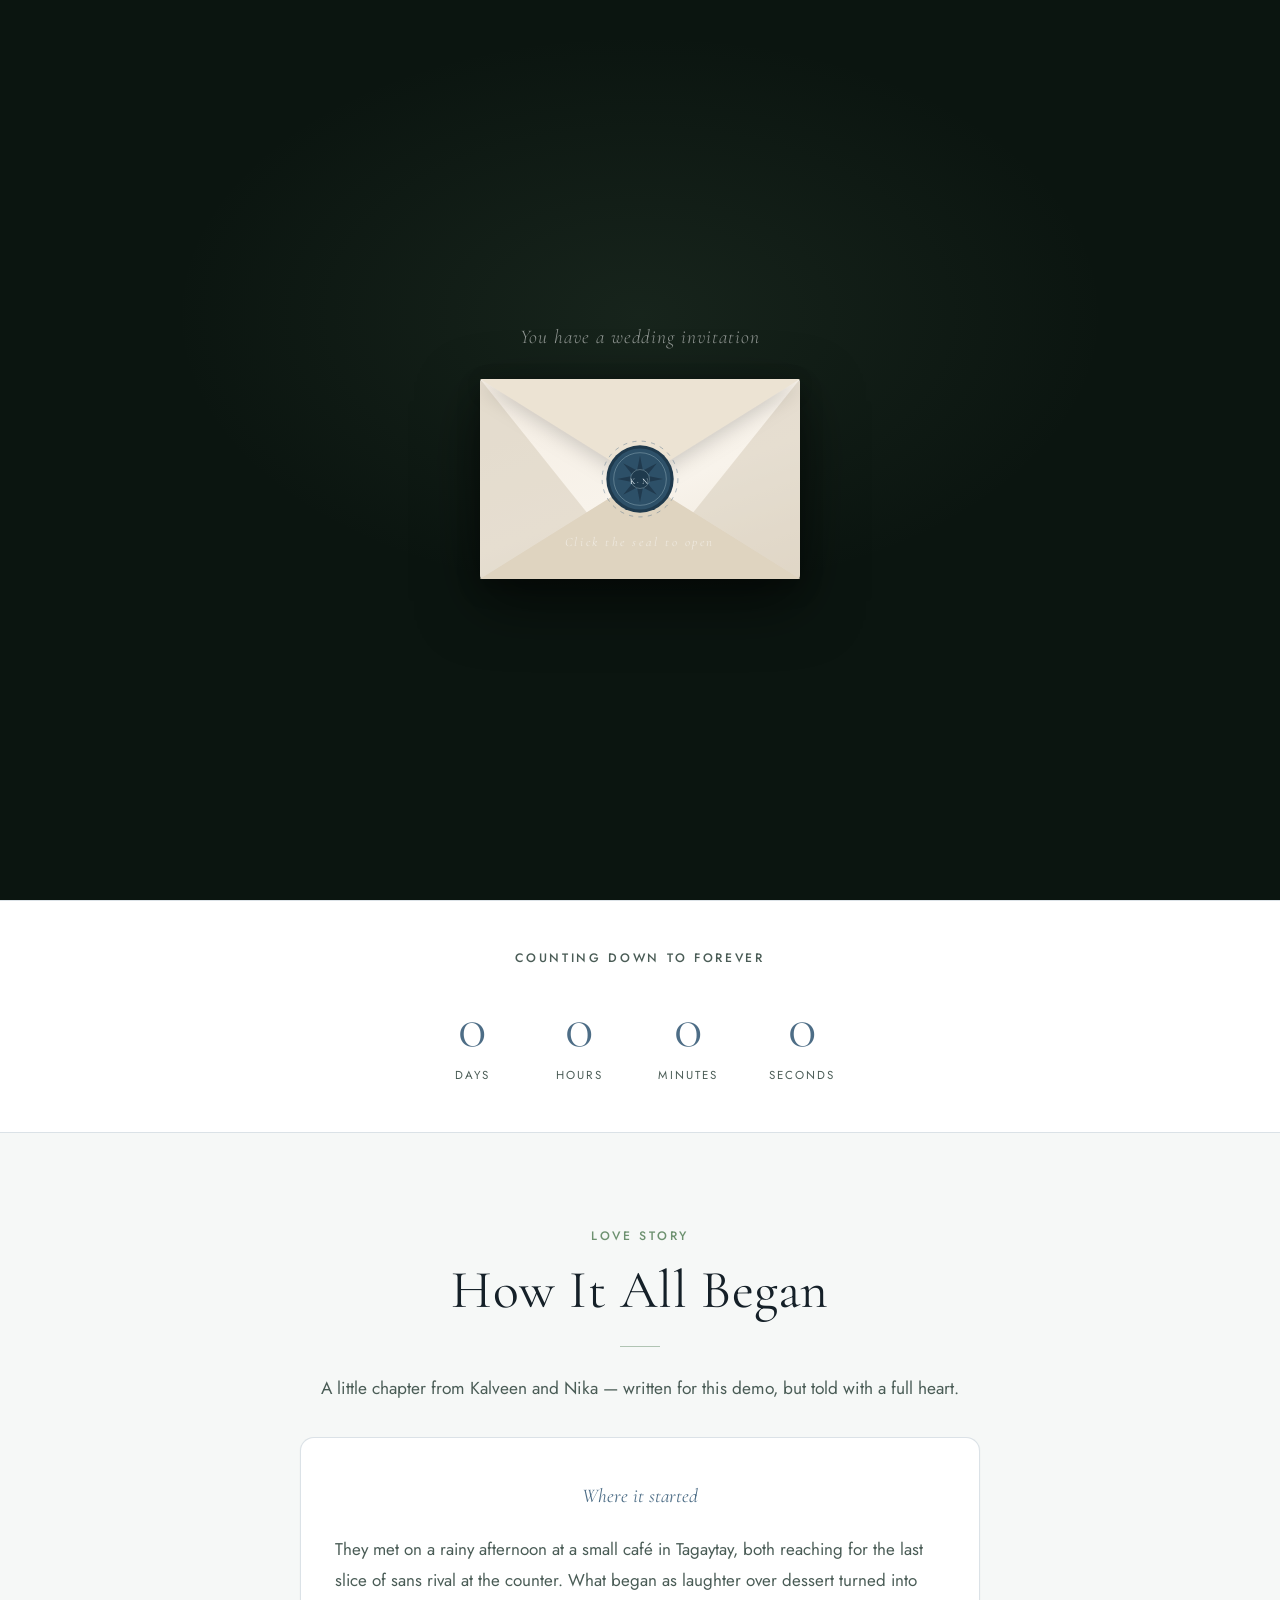
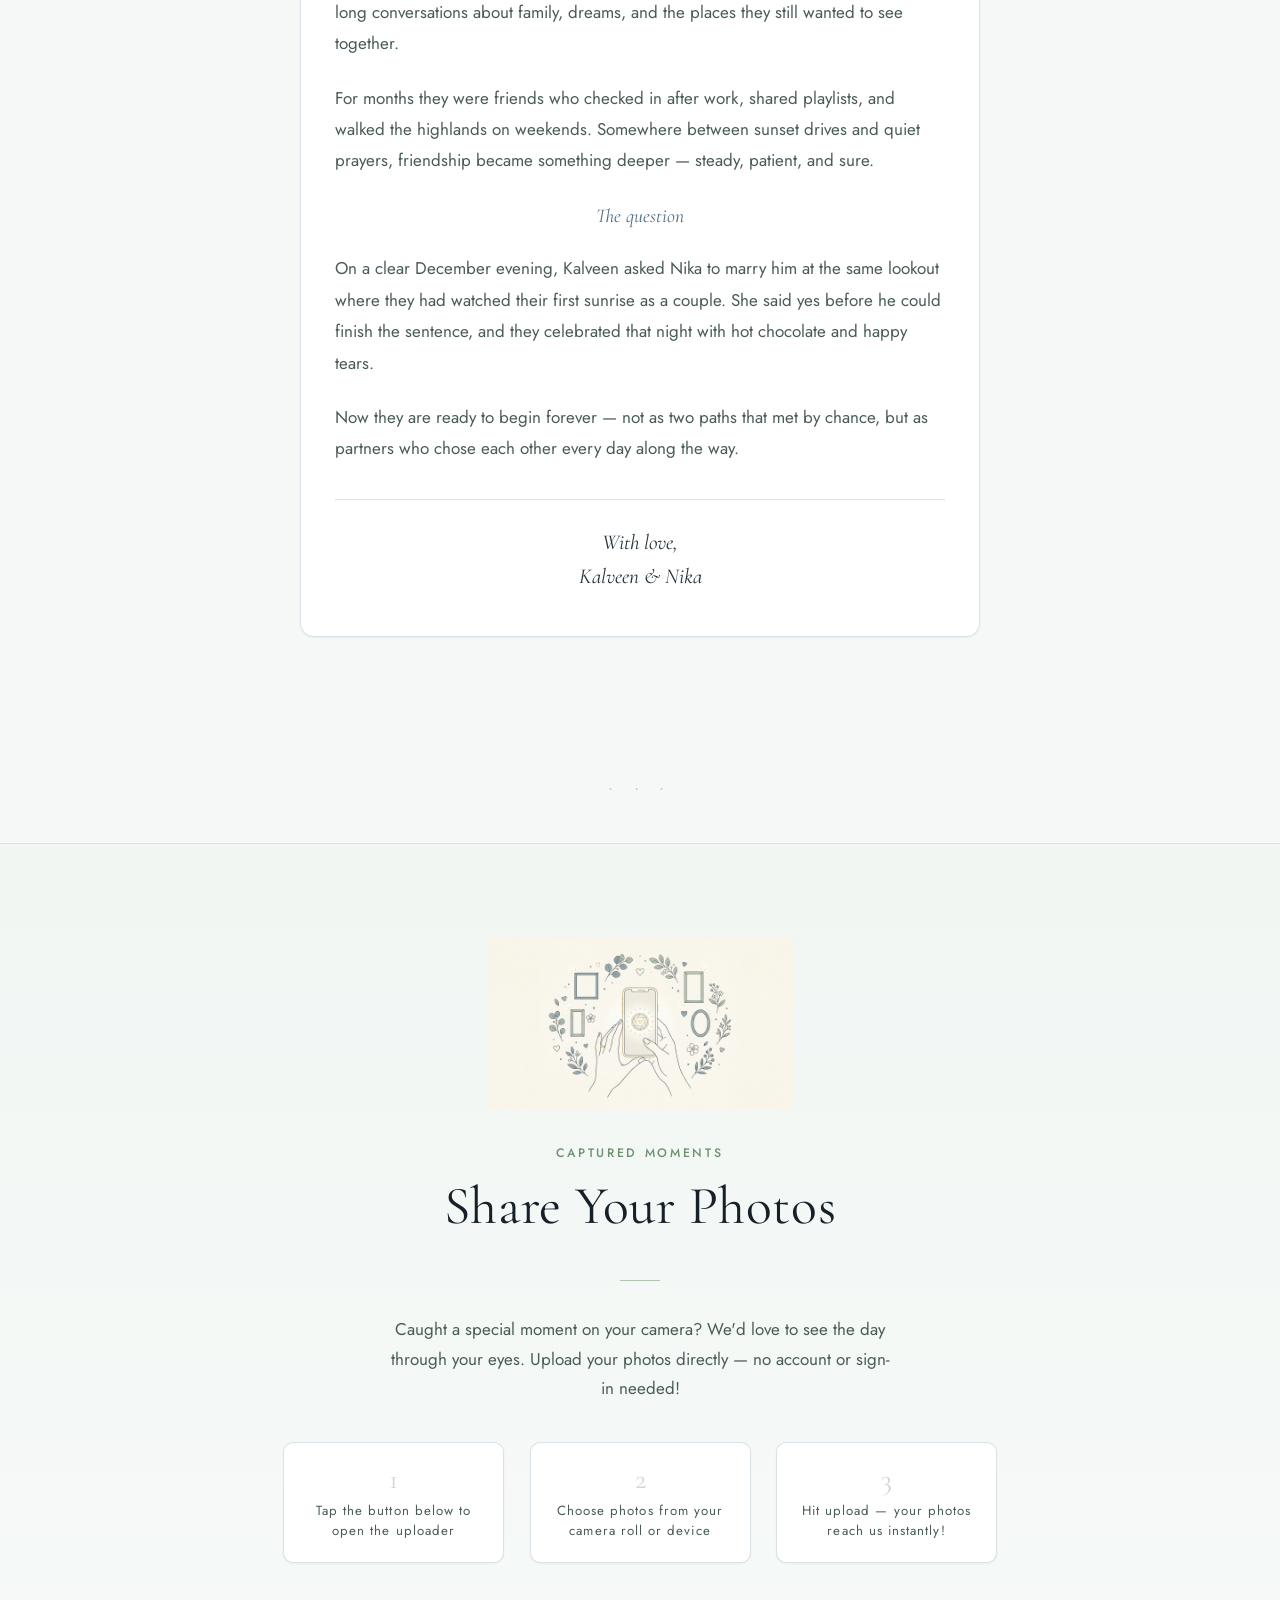
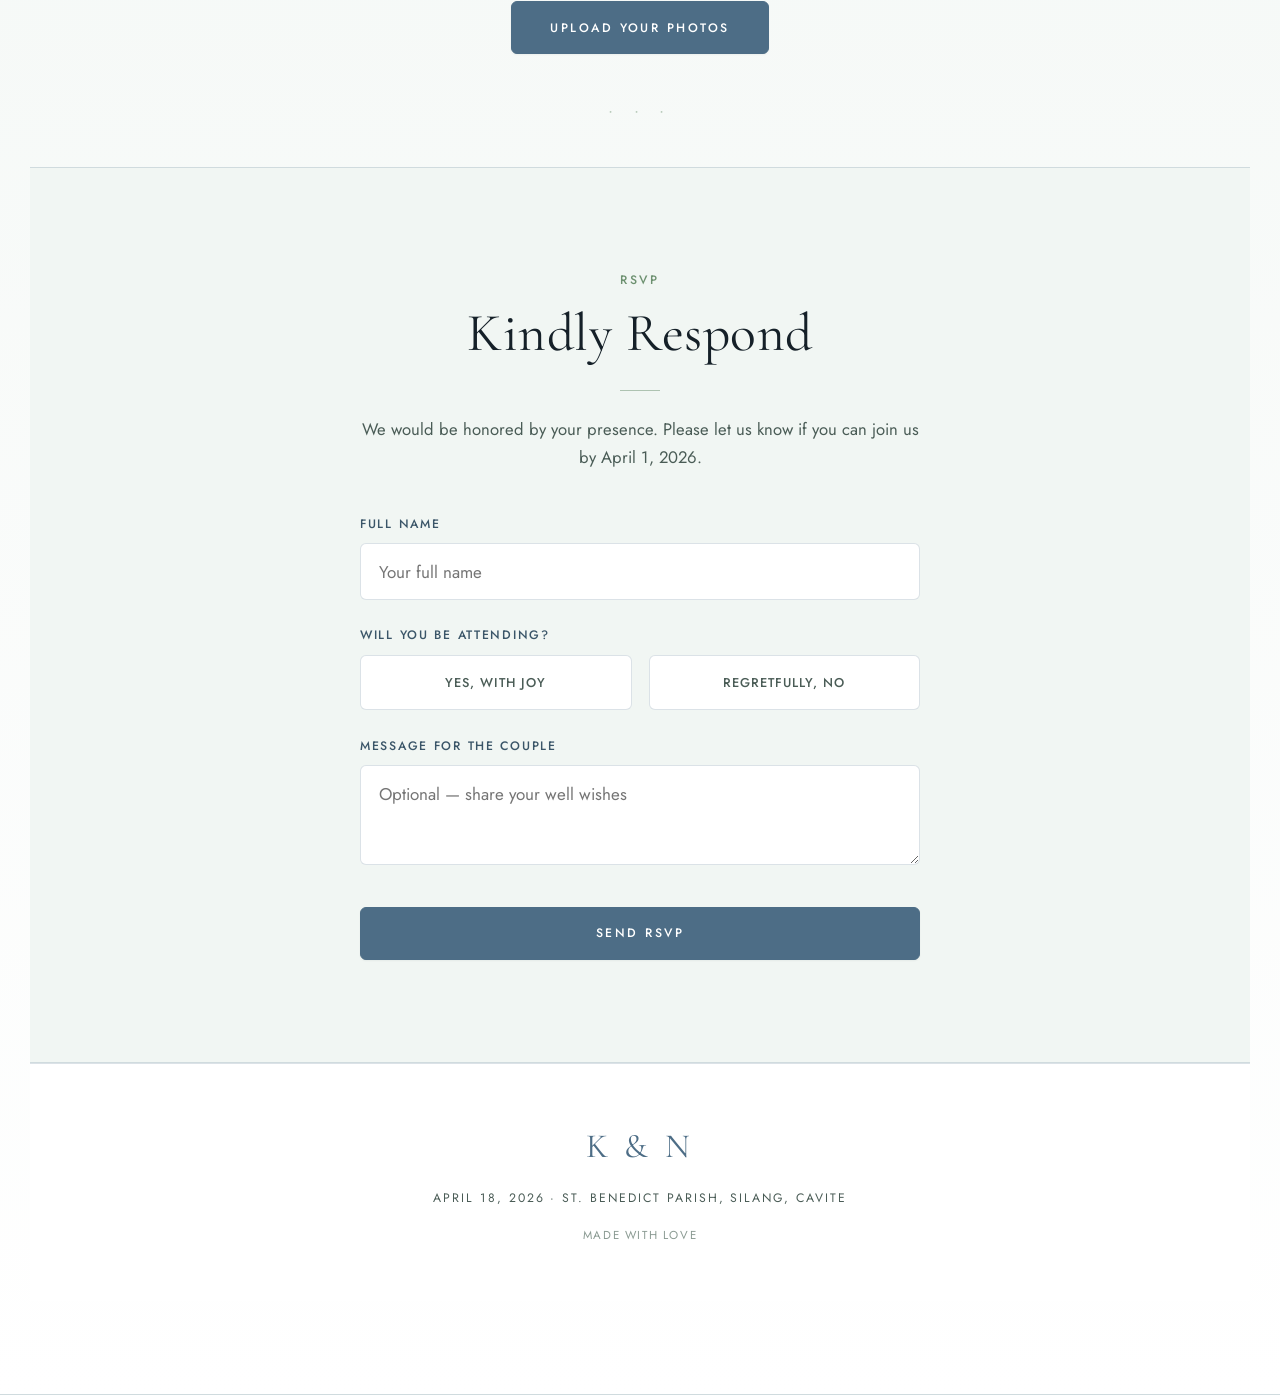
<file: index.html>
<!DOCTYPE html>
<html lang="en">
<head>
<meta charset="UTF-8">
<meta name="viewport" content="width=device-width, initial-scale=1.0">
<title>Kalveen & Nika — April 18, 2026</title>
<script>
  if ('scrollRestoration' in history) history.scrollRestoration = 'manual';
  window.scrollTo(0, 0);
  (function () {
    var skip = sessionStorage.getItem('kn-envelope-seen') === '1' ||
      new URLSearchParams(window.location.search).get('skipIntro') === '1';
    if (skip) document.documentElement.classList.add('skip-envelope');
  })();
</script>
<link rel="preload" as="image" href="images/hero-couple.png">
<link rel="preconnect" href="https://fonts.googleapis.com">
<link href="https://fonts.googleapis.com/css2?family=Cormorant+Garamond:ital,wght@0,300;0,400;0,500;1,300;1,400&family=Jost:wght@300;400;500&display=swap" rel="stylesheet">
<link rel="stylesheet" href="css/main.css">

</head>
<body class="envelope-active">
<div id="envelope-screen">
  <p class="env-title">You have a wedding invitation</p>
  <div class="envelope-wrap" id="envWrap">
    <div class="envelope" id="envelope">

      <div class="env-body"></div>
      <div class="env-left"></div>
      <div class="env-right"></div>
      <div class="env-bottom"></div>

      <div class="env-card">
        <span class="env-card-mono">K &amp; N</span>
        <span class="env-card-date">April 18, 2026</span>
      </div>

      <div class="env-flap" id="envFlap"></div>

      <div class="env-seal-wrap">
        <button type="button" class="env-seal" id="envSeal" aria-label="Open your wedding invitation">
          <svg width="80" height="80" viewBox="0 0 76 76" aria-hidden="true" focusable="false">
            <circle cx="38" cy="38" r="36" fill="none" stroke="rgba(77,109,134,0.5)" stroke-width="0.8" stroke-dasharray="4 5"/>
            <circle cx="38" cy="38" r="32" fill="#1f3a4d"/>
            <circle cx="38" cy="38" r="29" fill="#2d5068"/>
            <circle cx="38" cy="38" r="25" fill="none" stroke="rgba(174,198,207,0.45)" stroke-width="0.8"/>
            <path d="M38 16 L40.8 30 L54 23 L44.5 35 L60 38 L44.5 41 L54 53 L40.8 46 L38 60 L35.2 46 L22 53 L31.5 41 L16 38 L31.5 35 L22 23 L35.2 30 Z" fill="#142535" opacity="0.5"/>
            <circle cx="38" cy="38" r="9" fill="#1f3a4d" stroke="rgba(174,198,207,0.45)" stroke-width="0.8"/>
            <text x="38" y="42.5" text-anchor="middle" fill="rgba(230,242,248,0.92)" font-size="8" font-family="Cormorant Garamond, serif" font-weight="500" letter-spacing="2">K·N</text>
          </svg>
        </button>
        <p class="env-hint" id="envHint">Click the seal to open</p>
      </div>

    </div>
  </div>
</div>
<!-- NAV -->
<nav>
  <a href="index.html?skipIntro=1" class="nav-monogram">K & N</a>
  <ul class="nav-links" id="navLinks">
    <li><a href="index.html" aria-current="page" onclick="closeNav()">Home</a></li>
    <li><a href="details.html" onclick="closeNav()">Details</a></li>
    <li><a href="gallery.html" onclick="closeNav()">Gallery</a></li>
    <li><a href="share.html" onclick="closeNav()">Share Photos</a></li>
    <li><a href="entourage.html" onclick="closeNav()">Entourage</a></li>
    <li><a href="rsvp.html" onclick="closeNav()">RSVP</a></li>
  </ul>
  <button type="button" class="hamburger" id="hamburger" aria-label="Open menu" aria-expanded="false" aria-controls="navLinks">
    <span></span><span></span><span></span>
  </button>
</nav>
<!-- HERO -->
<section id="home">
  <div class="hero-bg"></div>
  <div class="hero-orb hero-orb-1"></div>
  <div class="hero-orb hero-orb-2"></div>
  <div class="hero-layout">
    <div class="hero-visual">
      <figure class="hero-photo-wrap">
        <span class="hero-photo-corner hero-photo-corner--tl"></span>
        <span class="hero-photo-corner hero-photo-corner--tr"></span>
        <span class="hero-photo-corner hero-photo-corner--bl"></span>
        <span class="hero-photo-corner hero-photo-corner--br"></span>
        <img
          src="images/hero-couple.png"
          alt="Kalveen and Nika"
          width="1024"
          height="682"
          loading="eager"
          decoding="async"
          fetchpriority="high"
        >
      </figure>
    </div>
    <div class="hero-content hero-copy">
      <span class="hero-preline">You are invited to the wedding of</span>
      <div class="hero-date-badge"><span>April 18, 2026</span></div>
      <div class="hero-names">
        Kalveen<span class="hero-and">&amp;</span>Nika
      </div>
      <p class="hero-couple-line">Agniezka Mae Lungcay · Kalveen Solidum</p>
      <p class="hero-venue">St. Benedict Parish · Silang, Cavite</p>
      <p class="hero-ornament">· · ✦ · ·</p>
      <div class="hero-line-bottom"></div>
      <div class="hero-cta">
        <a href="rsvp.html" class="btn btn-primary">RSVP Now</a>
        <a href="details.html" class="btn btn-outline">View Details</a>
      </div>
    </div>
  </div>
</section>
<!-- COUNTDOWN -->
<div class="countdown-bar">
  <p class="countdown-label">Counting down to forever</p>
  <div class="countdown-grid">
    <div class="countdown-unit">
      <span class="countdown-num" id="cd-days">--</span>
      <span class="countdown-unit-label">Days</span>
    </div>
    <div class="countdown-unit">
      <span class="countdown-num" id="cd-hours">--</span>
      <span class="countdown-unit-label">Hours</span>
    </div>
    <div class="countdown-unit">
      <span class="countdown-num" id="cd-mins">--</span>
      <span class="countdown-unit-label">Minutes</span>
    </div>
    <div class="countdown-unit">
      <span class="countdown-num" id="cd-secs">--</span>
      <span class="countdown-unit-label">Seconds</span>
    </div>
  </div>
</div>
<!-- STORY -->
<section id="story">
  <div class="story-inner">
    <span class="section-tag">Love Story</span>
    <h2 class="section-title">How It All Began</h2>
    <div class="section-rule" style="margin-left:auto;margin-right:auto;"></div>
    <p class="section-intro" style="margin:0 auto;">
      A little chapter from Kalveen and Nika — written for this demo, but told with a full heart.
    </p>

    <div class="story-card">
      <span class="story-kicker">Where it started</span>
      <p class="story-text">
        They met on a rainy afternoon at a small café in Tagaytay, both reaching for the last slice of sans rival at the counter.
        What began as laughter over dessert turned into long conversations about family, dreams, and the places they still wanted to see together.
      </p>
      <p class="story-text">
        For months they were friends who checked in after work, shared playlists, and walked the highlands on weekends.
        Somewhere between sunset drives and quiet prayers, friendship became something deeper — steady, patient, and sure.
      </p>

      <span class="story-kicker">The question</span>
      <p class="story-text">
        On a clear December evening, Kalveen asked Nika to marry him at the same lookout where they had watched their first sunrise as a couple.
        She said yes before he could finish the sentence, and they celebrated that night with hot chocolate and happy tears.
      </p>
      <p class="story-text">
        Now they are ready to begin forever — not as two paths that met by chance, but as partners who chose each other every day along the way.
      </p>

      <p class="story-signature">
        With love,<br>Kalveen &amp; Nika
      </p>
    </div>
  </div>
</section>
<div class="ornament">· · ·</div>
<!-- SHARE PHOTOS -->
<section id="share-photos">
  <div class="share-inner">
    <div class="share-illustration">
      <img src="images/share-photos.png" alt="" loading="lazy" decoding="async">
    </div>
    <span class="section-tag">Captured Moments</span>
    <h2 class="section-title">Share Your Photos</h2>
    <div class="section-rule"></div>
    <p class="share-body">
      Caught a special moment on your camera? We'd love to see the day through your eyes.
      Upload your photos directly — no account or sign-in needed!
    </p>
    <div class="share-steps">
      <div class="share-step">
        <div class="share-step-num">1</div>
        <p class="share-step-text">Tap the button below to open the uploader</p>
      </div>
      <div class="share-step">
        <div class="share-step-num">2</div>
        <p class="share-step-text">Choose photos from your camera roll or device</p>
      </div>
      <div class="share-step">
        <div class="share-step-num">3</div>
        <p class="share-step-text">Hit upload — your photos reach us instantly!</p>
      </div>
    </div>

    <div id="upload-success" style="display:none;margin-bottom:1.5rem;">
      <p style="font-family:'Cormorant Garamond',serif;font-size:1.2rem;font-style:italic;color:var(--accent-sage);text-align:center;">
        ✦ Thank you! Your photos have been uploaded. ✦
      </p>
    </div>

    <button type="button" class="btn btn-primary" id="upload-btn" onclick="openFilestack()">
      Upload Your Photos
    </button>
  </div>
<div class="ornament">· · ·</div>
<!-- RSVP -->
<section id="rsvp">
  <div class="rsvp-inner">
    <span class="section-tag section-tag--center">RSVP</span>
    <h2 class="section-title">Kindly Respond</h2>
    <div class="section-rule section-rule--center"></div>
    <p class="rsvp-lead">
      We would be honored by your presence. Please let us know if you can join us
      by April 1, 2026.
    </p>

    <form id="rsvpForm" novalidate onsubmit="event.preventDefault(); submitRSVP();">
      <input type="hidden" id="rsvp-attend" name="attending" value="">

      <div class="form-group">
        <label class="form-label" for="rsvp-name">Full Name</label>
        <input class="form-input" type="text" id="rsvp-name" name="name" placeholder="Your full name" autocomplete="name" required>
      </div>

      <div class="form-group">
        <span class="form-label">Will you be attending?</span>
        <div class="radio-row" role="group" aria-label="Attendance">
          <div class="radio-opt" tabindex="0" role="button" onclick="selectAttend(this, 'yes')" onkeydown="if(event.key==='Enter'||event.key===' '){event.preventDefault();selectAttend(this,'yes');}">Yes, with joy</div>
          <div class="radio-opt" tabindex="0" role="button" onclick="selectAttend(this, 'no')" onkeydown="if(event.key==='Enter'||event.key===' '){event.preventDefault();selectAttend(this,'no');}">Regretfully, no</div>
        </div>
      </div>

      <div class="form-group" id="seats-group" style="display:none;">
        <label class="form-label" for="rsvp-seats">How many seats have been reserved for you?</label>
        <select class="form-select" id="rsvp-seats" name="seats" onchange="onSeatsChange()">
          <option value="">Select number of seats</option>
          <option value="1">1 seat</option>
          <option value="2">2 seats</option>
          <option value="3">3 seats</option>
          <option value="4">4 seats</option>
          <option value="5">5 seats</option>
        </select>
      </div>

      <div id="other-guests-group" style="display:none;">
        <span class="form-label" style="display:block;margin-bottom:0.75rem;">Other guests' names</span>
        <div id="other-guests-fields"></div>
      </div>

      <div class="form-group">
        <label class="form-label" for="rsvp-message">Message for the couple</label>
        <textarea class="form-textarea" id="rsvp-message" name="message" placeholder="Optional — share your well wishes"></textarea>
      </div>

      <p id="rsvpError" class="rsvp-error" role="alert"></p>

      <button type="submit" class="btn btn-primary" id="rsvp-submit" style="width:100%;margin-top:0.5rem;">
        Send RSVP
      </button>
    </form>

    <div id="rsvpSuccess" class="form-success">
      <span class="success-icon">&#10047;</span>
      <p>Thank you for your response!<br>We can't wait to celebrate with you.</p>
    </div>
  </div>
</section>
<!-- FOOTER -->
<footer>
  <span class="footer-monogram">K & N</span>
  <p class="footer-date">April 18, 2026 · St. Benedict Parish, Silang, Cavite</p>
  <p class="footer-tagline">Made with love</p>
</footer>
<script src="js/common.js"></script>
<script src="js/home.js"></script>
<script src="js/rsvp.js"></script>
<script src="js/filestack.js"></script>
<script src="https://static.filestackapi.com/filestack-js/3.x.x/filestack.min.js"></script>
</body>
</html>
</file>
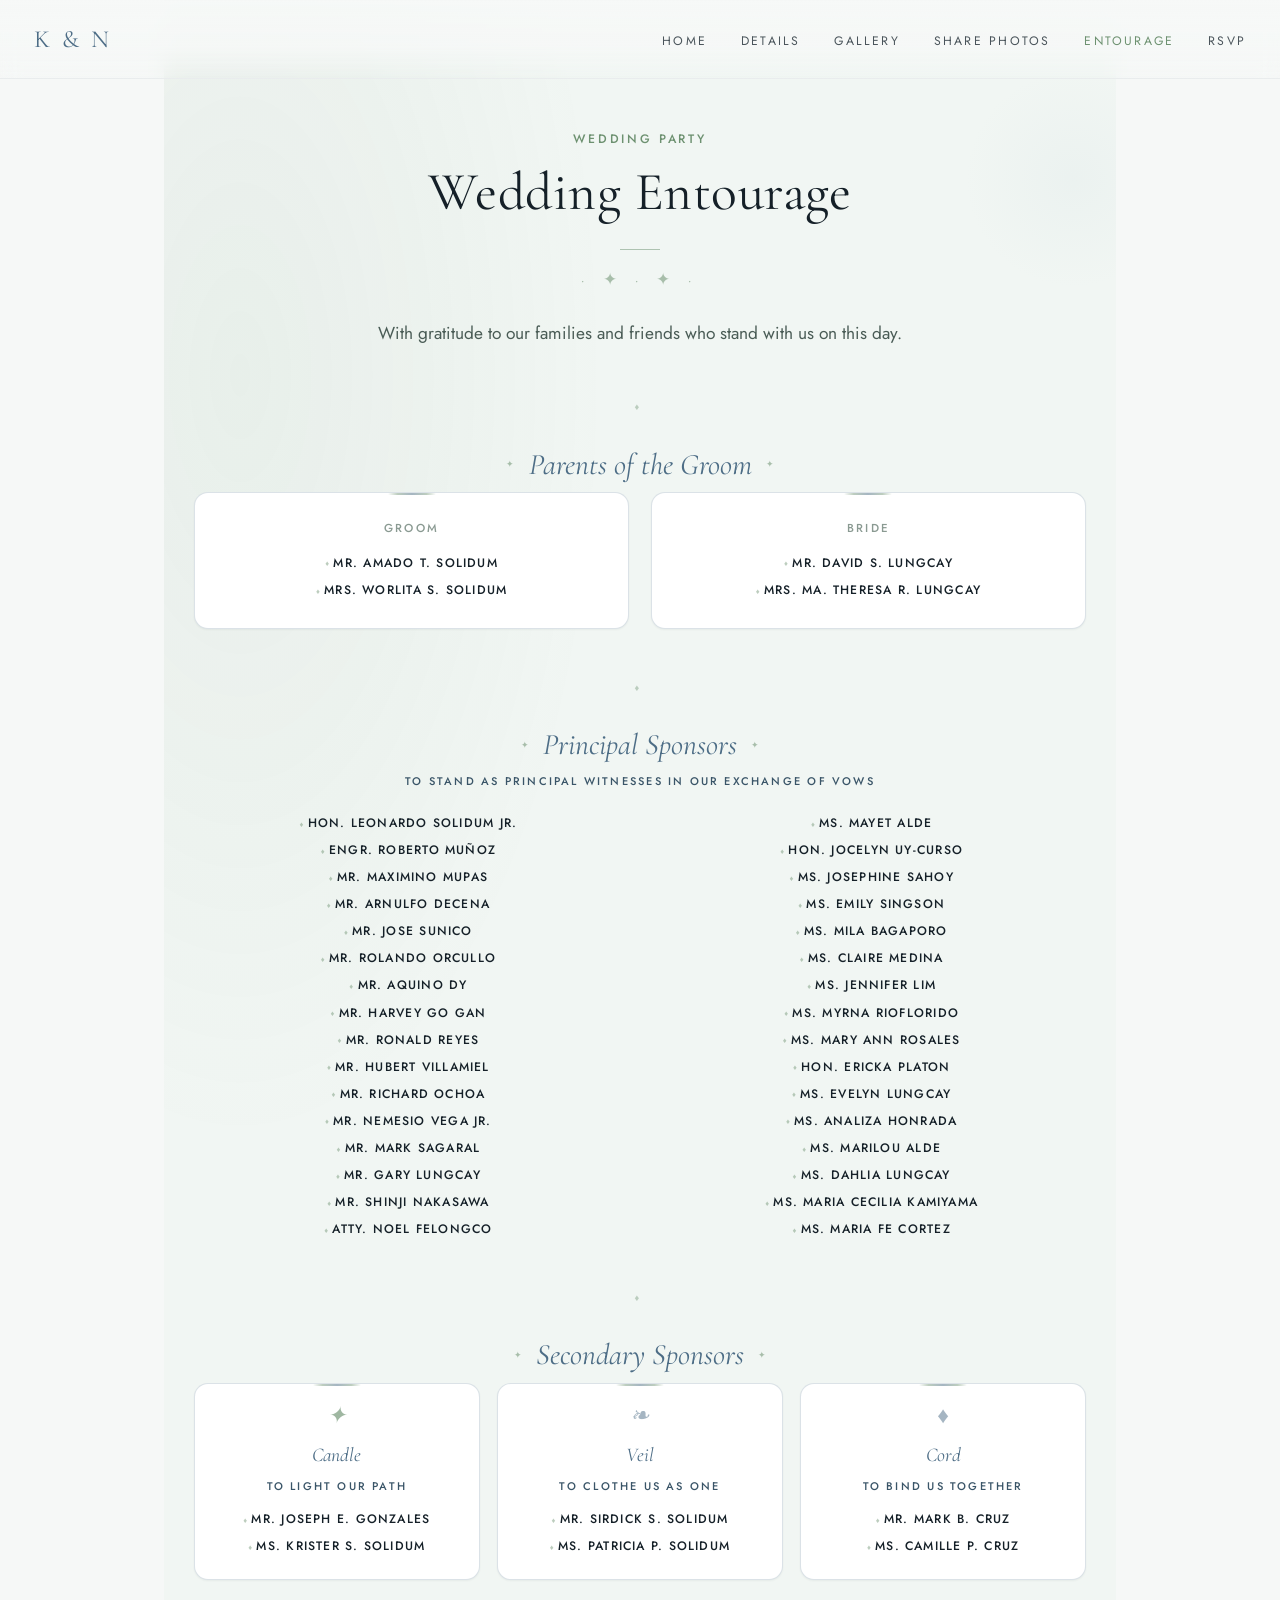
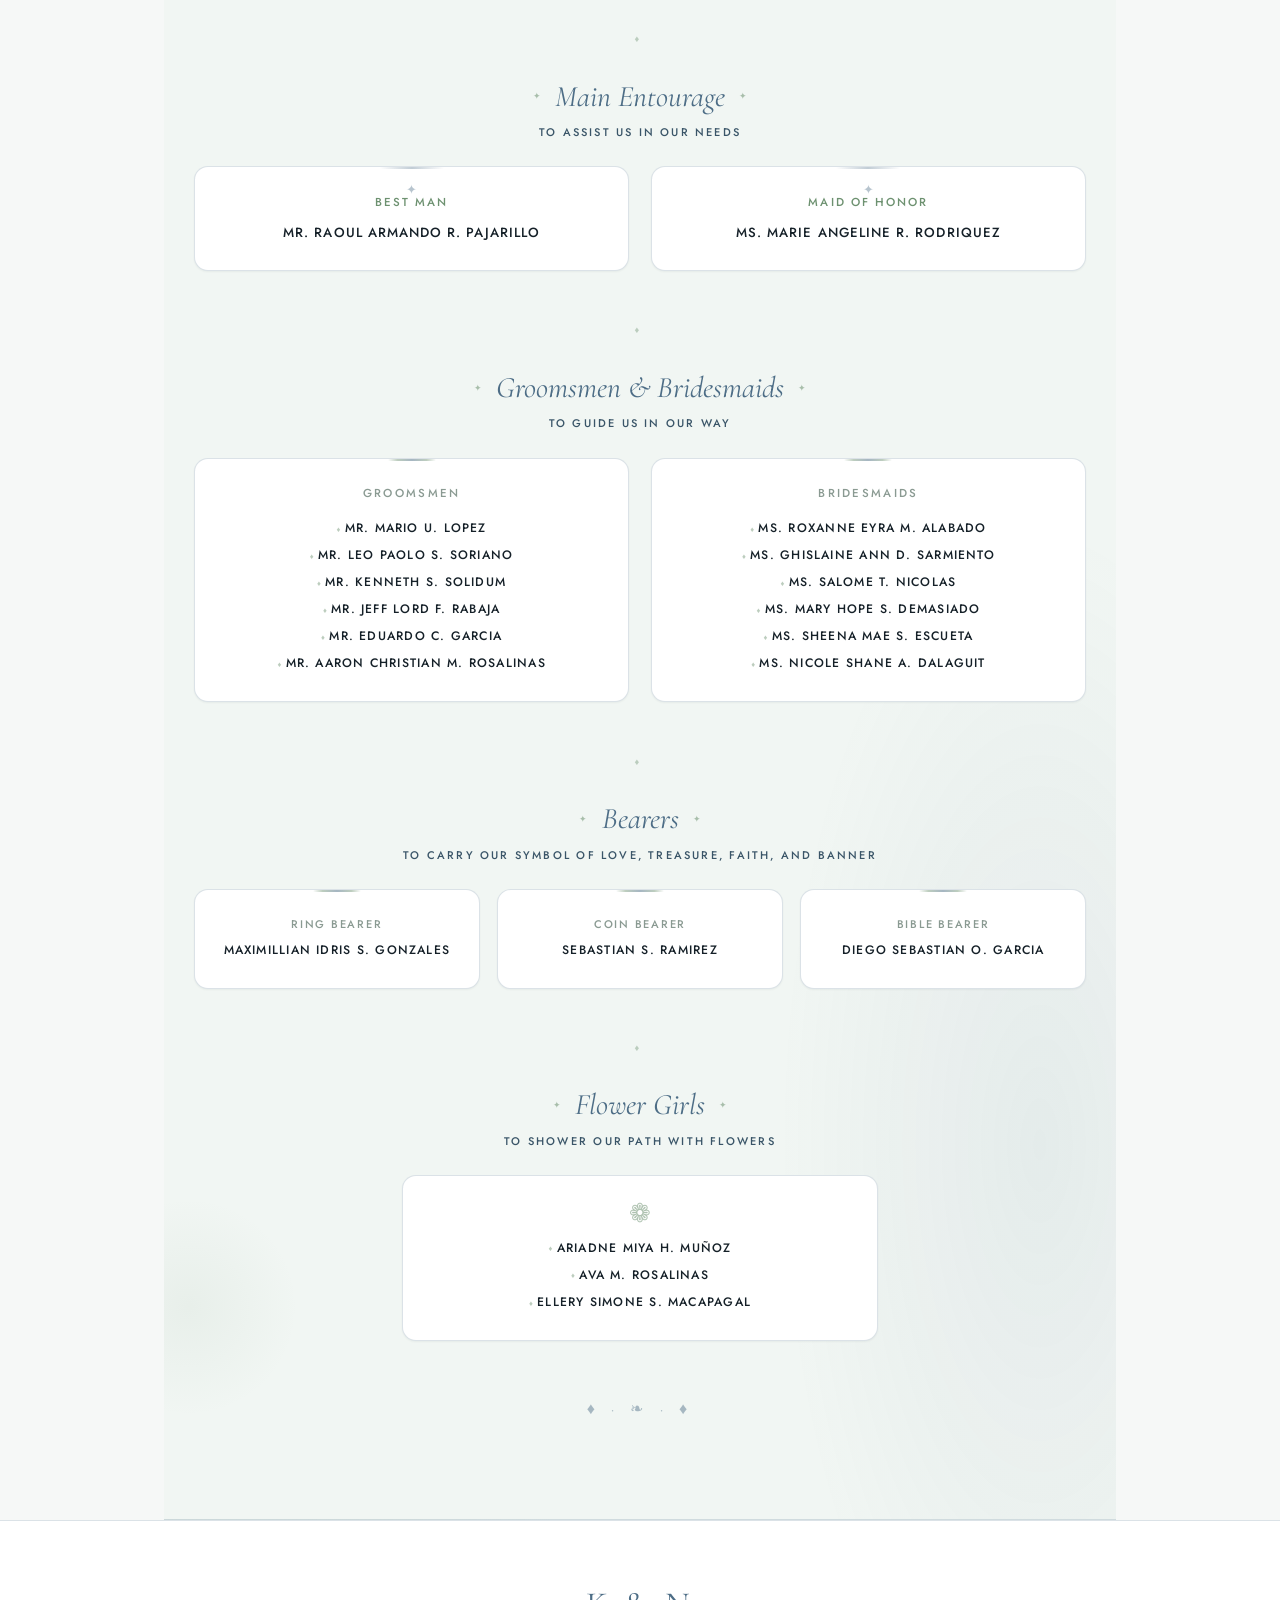
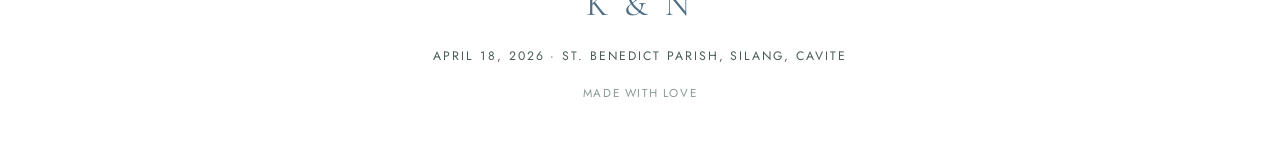
<file: entourage.html>
<!DOCTYPE html>
<html lang="en">
<head>
<meta charset="UTF-8">
<meta name="viewport" content="width=device-width, initial-scale=1.0">
<title>Wedding Entourage — Kalveen & Nika</title>
<link rel="preconnect" href="https://fonts.googleapis.com">
<link href="https://fonts.googleapis.com/css2?family=Cormorant+Garamond:ital,wght@0,300;0,400;0,500;1,300;1,400&family=Jost:wght@300;400;500&display=swap" rel="stylesheet">
<link rel="stylesheet" href="css/main.css">

</head>
<body class="page-inner">

<!-- NAV -->
<nav>
  <a href="index.html?skipIntro=1" class="nav-monogram">K & N</a>
  <ul class="nav-links" id="navLinks">
    <li><a href="index.html" onclick="closeNav()">Home</a></li>
    <li><a href="details.html" onclick="closeNav()">Details</a></li>
    <li><a href="gallery.html" onclick="closeNav()">Gallery</a></li>
    <li><a href="share.html" onclick="closeNav()">Share Photos</a></li>
    <li><a href="entourage.html" aria-current="page" onclick="closeNav()">Entourage</a></li>
    <li><a href="rsvp.html" onclick="closeNav()">RSVP</a></li>
  </ul>
  <button type="button" class="hamburger" id="hamburger" aria-label="Open menu" aria-expanded="false" aria-controls="navLinks">
    <span></span><span></span><span></span>
  </button>
</nav>


<!-- ENTOURAGE -->
<section id="entourage">
  <span class="section-tag section-tag--center">Wedding Party</span>
  <h2 class="section-title" style="text-align:center;">Wedding Entourage</h2>
  <div class="section-rule section-rule--center"></div>
  <p class="entourage-flourish" aria-hidden="true"></p>
  <p class="section-intro">With gratitude to our families and friends who stand with us on this day.</p>

  <div class="entourage-block">
    <h3 class="entourage-heading">Parents of the Groom</h3>
    <div class="entourage-grid-2">
      <div class="entourage-card">
        <p class="entourage-card-label">Groom</p>
        <ul class="entourage-list">
          <li class="entourage-name">Mr. Amado T. Solidum</li>
          <li class="entourage-name">Mrs. Worlita S. Solidum</li>
        </ul>
      </div>
      <div class="entourage-card">
        <p class="entourage-card-label">Bride</p>
        <ul class="entourage-list">
          <li class="entourage-name">Mr. David S. Lungcay</li>
          <li class="entourage-name">Mrs. Ma. Theresa R. Lungcay</li>
        </ul>
      </div>
    </div>
  </div>

  <div class="entourage-block">
    <h3 class="entourage-heading">Principal Sponsors</h3>
    <span class="entourage-role-line">To stand as principal witnesses in our exchange of vows</span>
    <div class="entourage-sponsors">
      <ul class="entourage-list">
        <li class="entourage-name">Hon. Leonardo Solidum Jr.</li>
        <li class="entourage-name">Engr. Roberto Muñoz</li>
        <li class="entourage-name">Mr. Maximino Mupas</li>
        <li class="entourage-name">Mr. Arnulfo Decena</li>
        <li class="entourage-name">Mr. Jose Sunico</li>
        <li class="entourage-name">Mr. Rolando Orcullo</li>
        <li class="entourage-name">Mr. Aquino Dy</li>
        <li class="entourage-name">Mr. Harvey Go Gan</li>
        <li class="entourage-name">Mr. Ronald Reyes</li>
        <li class="entourage-name">Mr. Hubert Villamiel</li>
        <li class="entourage-name">Mr. Richard Ochoa</li>
        <li class="entourage-name">Mr. Nemesio Vega Jr.</li>
        <li class="entourage-name">Mr. Mark Sagaral</li>
        <li class="entourage-name">Mr. Gary Lungcay</li>
        <li class="entourage-name">Mr. Shinji Nakasawa</li>
        <li class="entourage-name">Atty. Noel Felongco</li>
      </ul>
      <ul class="entourage-list">
        <li class="entourage-name">Ms. Mayet Alde</li>
        <li class="entourage-name">Hon. Jocelyn Uy-Curso</li>
        <li class="entourage-name">Ms. Josephine Sahoy</li>
        <li class="entourage-name">Ms. Emily Singson</li>
        <li class="entourage-name">Ms. Mila Bagaporo</li>
        <li class="entourage-name">Ms. Claire Medina</li>
        <li class="entourage-name">Ms. Jennifer Lim</li>
        <li class="entourage-name">Ms. Myrna Rioflorido</li>
        <li class="entourage-name">Ms. Mary Ann Rosales</li>
        <li class="entourage-name">Hon. Ericka Platon</li>
        <li class="entourage-name">Ms. Evelyn Lungcay</li>
        <li class="entourage-name">Ms. Analiza Honrada</li>
        <li class="entourage-name">Ms. Marilou Alde</li>
        <li class="entourage-name">Ms. Dahlia Lungcay</li>
        <li class="entourage-name">Ms. Maria Cecilia Kamiyama</li>
        <li class="entourage-name">Ms. Maria Fe Cortez</li>
      </ul>
    </div>
  </div>

  <div class="entourage-block">
    <h3 class="entourage-heading">Secondary Sponsors</h3>
    <div class="entourage-secondary">
      <div class="entourage-card entourage-card--candle">
        <p class="entourage-secondary-role">Candle</p>
        <span class="entourage-role-line" style="margin-bottom:1rem;">To light our path</span>
        <ul class="entourage-list">
          <li class="entourage-name">Mr. Joseph E. Gonzales</li>
          <li class="entourage-name">Ms. Krister S. Solidum</li>
        </ul>
      </div>
      <div class="entourage-card entourage-card--veil">
        <p class="entourage-secondary-role">Veil</p>
        <span class="entourage-role-line" style="margin-bottom:1rem;">To clothe us as one</span>
        <ul class="entourage-list">
          <li class="entourage-name">Mr. Sirdick S. Solidum</li>
          <li class="entourage-name">Ms. Patricia P. Solidum</li>
        </ul>
      </div>
      <div class="entourage-card entourage-card--cord">
        <p class="entourage-secondary-role">Cord</p>
        <span class="entourage-role-line" style="margin-bottom:1rem;">To bind us together</span>
        <ul class="entourage-list">
          <li class="entourage-name">Mr. Mark B. Cruz</li>
          <li class="entourage-name">Ms. Camille P. Cruz</li>
        </ul>
      </div>
    </div>
  </div>

  <div class="entourage-block">
    <h3 class="entourage-heading">Main Entourage</h3>
    <span class="entourage-role-line">To assist us in our needs</span>
    <div class="entourage-highlight">
      <div class="entourage-card">
        <p class="entourage-highlight-role">Best Man</p>
        <p class="entourage-name">Mr. Raoul Armando R. Pajarillo</p>
      </div>
      <div class="entourage-card">
        <p class="entourage-highlight-role">Maid of Honor</p>
        <p class="entourage-name">Ms. Marie Angeline R. Rodriquez</p>
      </div>
    </div>
  </div>

  <div class="entourage-block">
    <h3 class="entourage-heading">Groomsmen &amp; Bridesmaids</h3>
    <span class="entourage-role-line">To guide us in our way</span>
    <div class="entourage-grid-2">
      <div class="entourage-card">
        <p class="entourage-card-label">Groomsmen</p>
        <ul class="entourage-list">
          <li class="entourage-name">Mr. Mario U. Lopez</li>
          <li class="entourage-name">Mr. Leo Paolo S. Soriano</li>
          <li class="entourage-name">Mr. Kenneth S. Solidum</li>
          <li class="entourage-name">Mr. Jeff Lord F. Rabaja</li>
          <li class="entourage-name">Mr. Eduardo C. Garcia</li>
          <li class="entourage-name">Mr. Aaron Christian M. Rosalinas</li>
        </ul>
      </div>
      <div class="entourage-card">
        <p class="entourage-card-label">Bridesmaids</p>
        <ul class="entourage-list">
          <li class="entourage-name">Ms. Roxanne Eyra M. Alabado</li>
          <li class="entourage-name">Ms. Ghislaine Ann D. Sarmiento</li>
          <li class="entourage-name">Ms. Salome T. Nicolas</li>
          <li class="entourage-name">Ms. Mary Hope S. Demasiado</li>
          <li class="entourage-name">Ms. Sheena Mae S. Escueta</li>
          <li class="entourage-name">Ms. Nicole Shane A. Dalaguit</li>
        </ul>
      </div>
    </div>
  </div>

  <div class="entourage-block">
    <h3 class="entourage-heading">Bearers</h3>
    <span class="entourage-role-line">To carry our symbol of love, treasure, faith, and banner</span>
    <div class="entourage-bearers">
      <div class="entourage-card">
        <p class="entourage-bearer-role">Ring Bearer</p>
        <p class="entourage-name">Maximillian Idris S. Gonzales</p>
      </div>
      <div class="entourage-card">
        <p class="entourage-bearer-role">Coin Bearer</p>
        <p class="entourage-name">Sebastian S. Ramirez</p>
      </div>
      <div class="entourage-card">
        <p class="entourage-bearer-role">Bible Bearer</p>
        <p class="entourage-name">Diego Sebastian O. Garcia</p>
      </div>
    </div>
  </div>

  <div class="entourage-block">
    <h3 class="entourage-heading">Flower Girls</h3>
    <span class="entourage-role-line">To shower our path with flowers</span>
    <div class="entourage-card entourage-flowers entourage-card--flowers">
      <ul class="entourage-list">
        <li class="entourage-name">Ariadne Miya H. Muñoz</li>
        <li class="entourage-name">Ava M. Rosalinas</li>
        <li class="entourage-name">Ellery Simone S. Macapagal</li>
      </ul>
    </div>
  </div>

  <p class="entourage-footer-flourish" aria-hidden="true"></p>
</section>


<!-- FOOTER -->
<footer>
  <span class="footer-monogram">K & N</span>
  <p class="footer-date">April 18, 2026 · St. Benedict Parish, Silang, Cavite</p>
  <p class="footer-tagline">Made with love</p>
</footer>


<script src="js/common.js"></script>

</body>
</html>
</file>
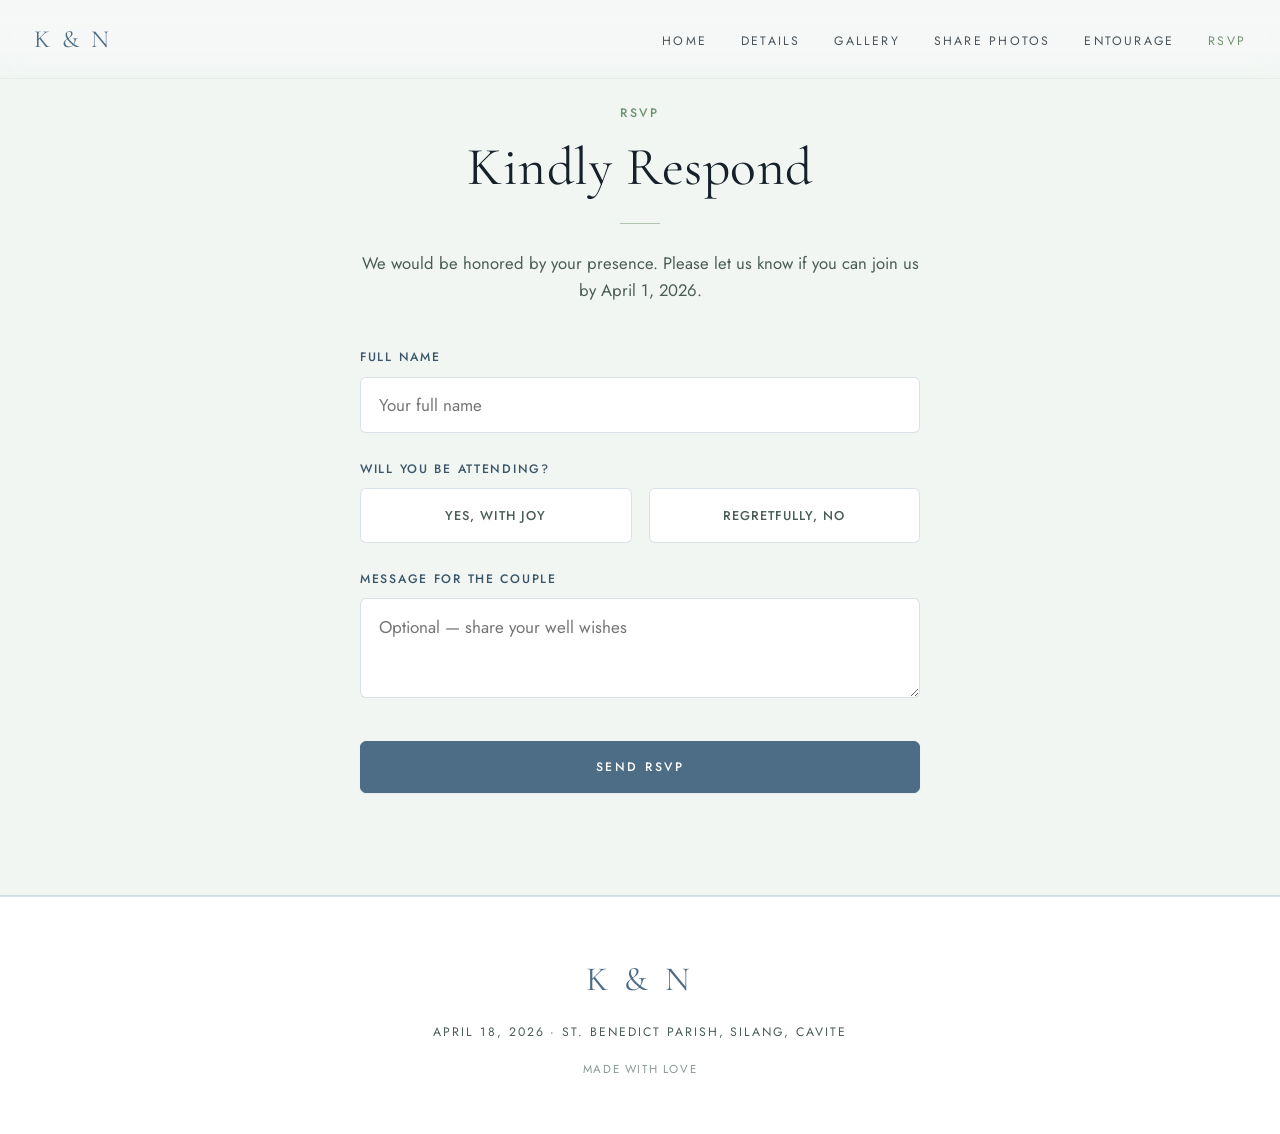
<file: rsvp.html>
<!DOCTYPE html>
<html lang="en">
<head>
<meta charset="UTF-8">
<meta name="viewport" content="width=device-width, initial-scale=1.0">
<title>RSVP — Kalveen & Nika</title>
<link rel="preconnect" href="https://fonts.googleapis.com">
<link href="https://fonts.googleapis.com/css2?family=Cormorant+Garamond:ital,wght@0,300;0,400;0,500;1,300;1,400&family=Jost:wght@300;400;500&display=swap" rel="stylesheet">
<link rel="stylesheet" href="css/main.css">

</head>
<body class="page-inner">

<!-- NAV -->
<nav>
  <a href="index.html?skipIntro=1" class="nav-monogram">K & N</a>
  <ul class="nav-links" id="navLinks">
    <li><a href="index.html" onclick="closeNav()">Home</a></li>
    <li><a href="details.html" onclick="closeNav()">Details</a></li>
    <li><a href="gallery.html" onclick="closeNav()">Gallery</a></li>
    <li><a href="share.html" onclick="closeNav()">Share Photos</a></li>
    <li><a href="entourage.html" onclick="closeNav()">Entourage</a></li>
    <li><a href="rsvp.html" aria-current="page" onclick="closeNav()">RSVP</a></li>
  </ul>
  <button type="button" class="hamburger" id="hamburger" aria-label="Open menu" aria-expanded="false" aria-controls="navLinks">
    <span></span><span></span><span></span>
  </button>
</nav>


<!-- RSVP -->
<section id="rsvp">
  <div class="rsvp-inner">
    <span class="section-tag section-tag--center">RSVP</span>
    <h2 class="section-title">Kindly Respond</h2>
    <div class="section-rule section-rule--center"></div>
    <p class="rsvp-lead">
      We would be honored by your presence. Please let us know if you can join us
      by April 1, 2026.
    </p>

    <form id="rsvpForm" novalidate onsubmit="event.preventDefault(); submitRSVP();">
      <input type="hidden" id="rsvp-attend" name="attending" value="">

      <div class="form-group">
        <label class="form-label" for="rsvp-name">Full Name</label>
        <input class="form-input" type="text" id="rsvp-name" name="name" placeholder="Your full name" autocomplete="name" required>
      </div>

      <div class="form-group">
        <span class="form-label">Will you be attending?</span>
        <div class="radio-row" role="group" aria-label="Attendance">
          <div class="radio-opt" tabindex="0" role="button" onclick="selectAttend(this, 'yes')" onkeydown="if(event.key==='Enter'||event.key===' '){event.preventDefault();selectAttend(this,'yes');}">Yes, with joy</div>
          <div class="radio-opt" tabindex="0" role="button" onclick="selectAttend(this, 'no')" onkeydown="if(event.key==='Enter'||event.key===' '){event.preventDefault();selectAttend(this,'no');}">Regretfully, no</div>
        </div>
      </div>

      <div class="form-group" id="seats-group" style="display:none;">
        <label class="form-label" for="rsvp-seats">How many seats have been reserved for you?</label>
        <select class="form-select" id="rsvp-seats" name="seats" onchange="onSeatsChange()">
          <option value="">Select number of seats</option>
          <option value="1">1 seat</option>
          <option value="2">2 seats</option>
          <option value="3">3 seats</option>
          <option value="4">4 seats</option>
          <option value="5">5 seats</option>
        </select>
      </div>

      <div id="other-guests-group" style="display:none;">
        <span class="form-label" style="display:block;margin-bottom:0.75rem;">Other guests' names</span>
        <div id="other-guests-fields"></div>
      </div>

      <div class="form-group">
        <label class="form-label" for="rsvp-message">Message for the couple</label>
        <textarea class="form-textarea" id="rsvp-message" name="message" placeholder="Optional — share your well wishes"></textarea>
      </div>

      <p id="rsvpError" class="rsvp-error" role="alert"></p>

      <button type="submit" class="btn btn-primary" id="rsvp-submit" style="width:100%;margin-top:0.5rem;">
        Send RSVP
      </button>
    </form>

    <div id="rsvpSuccess" class="form-success">
      <span class="success-icon">&#10047;</span>
      <p>Thank you for your response!<br>We can't wait to celebrate with you.</p>
    </div>
  </div>
</section>


<!-- FOOTER -->
<footer>
  <span class="footer-monogram">K & N</span>
  <p class="footer-date">April 18, 2026 · St. Benedict Parish, Silang, Cavite</p>
  <p class="footer-tagline">Made with love</p>
</footer>


<script src="js/common.js"></script>
<script src="js/rsvp.js"></script>

</body>
</html>
</file>
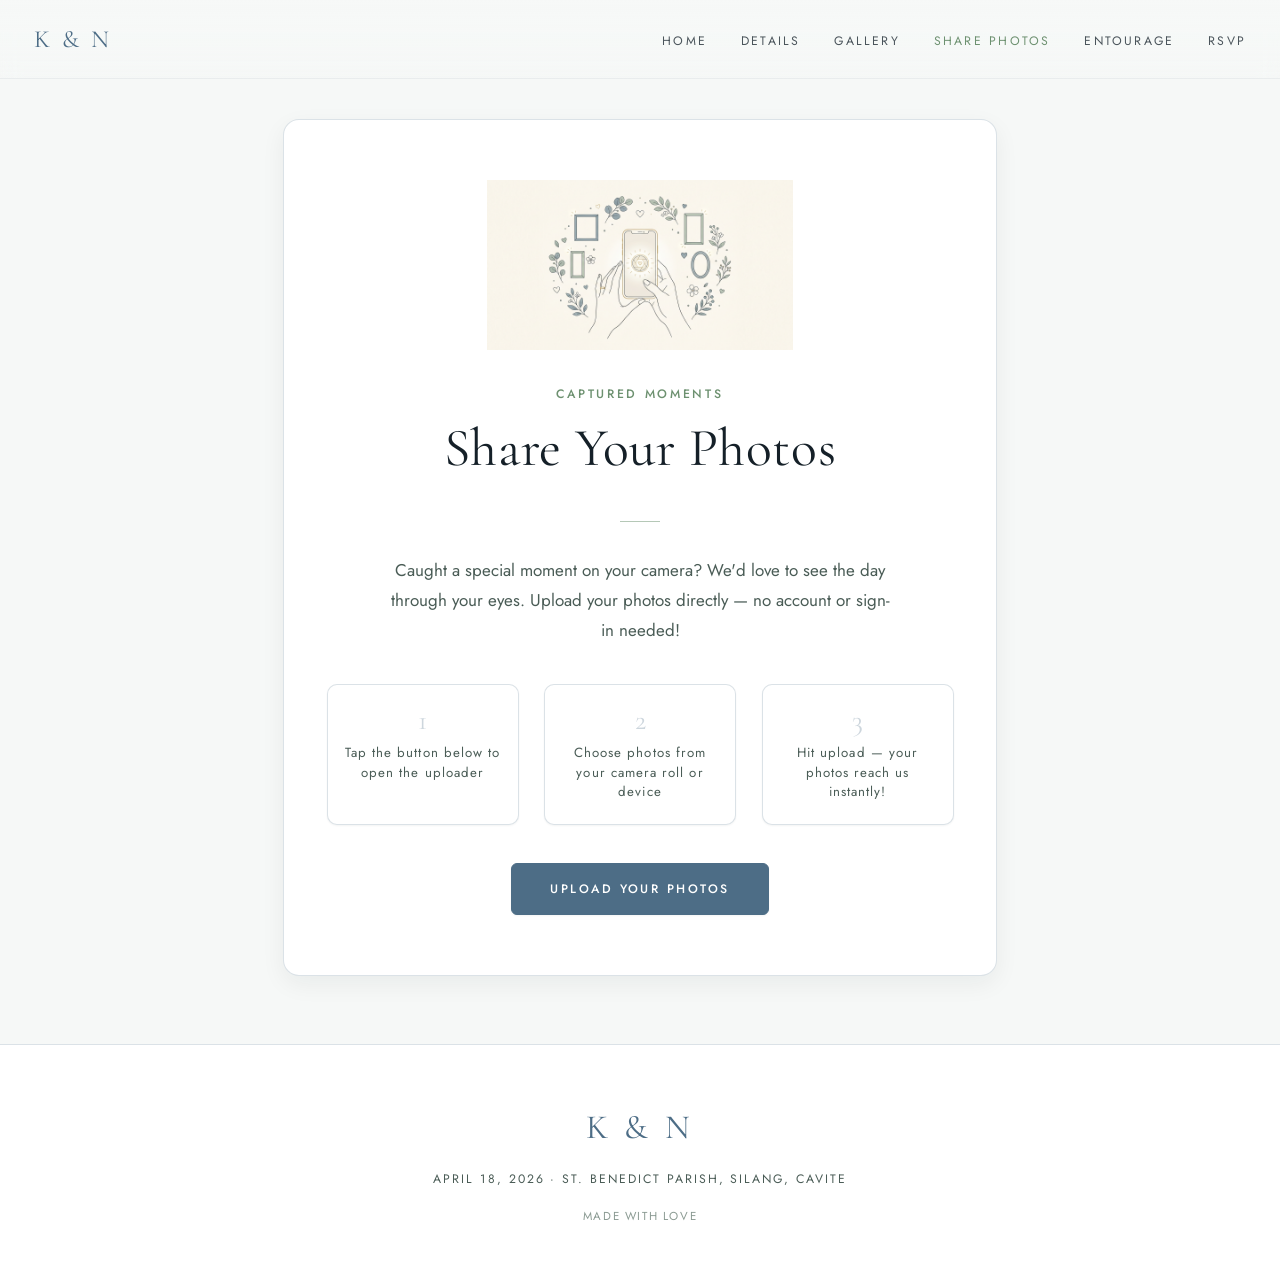
<file: share.html>
<!DOCTYPE html>
<html lang="en">
<head>
<meta charset="UTF-8">
<meta name="viewport" content="width=device-width, initial-scale=1.0">
<title>Share Your Photos — Kalveen & Nika</title>
<link rel="preconnect" href="https://fonts.googleapis.com">
<link href="https://fonts.googleapis.com/css2?family=Cormorant+Garamond:ital,wght@0,300;0,400;0,500;1,300;1,400&family=Jost:wght@300;400;500&display=swap" rel="stylesheet">
<link rel="stylesheet" href="css/main.css">
</head>
<body class="page-share">

<!-- NAV -->
<nav>
  <a href="index.html?skipIntro=1" class="nav-monogram">K & N</a>
  <ul class="nav-links" id="navLinks">
    <li><a href="index.html" onclick="closeNav()">Home</a></li>
    <li><a href="details.html" onclick="closeNav()">Details</a></li>
    <li><a href="gallery.html" onclick="closeNav()">Gallery</a></li>
    <li><a href="share.html" aria-current="page" onclick="closeNav()">Share Photos</a></li>
    <li><a href="entourage.html" onclick="closeNav()">Entourage</a></li>
    <li><a href="rsvp.html" onclick="closeNav()">RSVP</a></li>
  </ul>
  <button type="button" class="hamburger" id="hamburger" aria-label="Open menu" aria-expanded="false" aria-controls="navLinks">
    <span></span><span></span><span></span>
  </button>
</nav>

<main>
  <div class="share-card">
    <div class="share-illustration">
      <img src="images/share-photos.png" alt="" loading="eager" decoding="async">
    </div>

    <span class="section-tag">Captured Moments</span>
    <h1 class="section-title">Share Your Photos</h1>
    <div class="section-rule"></div>

    <p class="share-body">
      Caught a special moment on your camera? We'd love to see the day through your eyes.
      Upload your photos directly — no account or sign-in needed!
    </p>

    <div class="share-steps">
      <div class="share-step">
        <div class="share-step-num">1</div>
        <p class="share-step-text">Tap the button below to open the uploader</p>
      </div>
      <div class="share-step">
        <div class="share-step-num">2</div>
        <p class="share-step-text">Choose photos from your camera roll or device</p>
      </div>
      <div class="share-step">
        <div class="share-step-num">3</div>
        <p class="share-step-text">Hit upload — your photos reach us instantly!</p>
      </div>
    </div>

    <div id="upload-success" style="display:none;margin-bottom:1.5rem;">
      <p style="font-family:'Cormorant Garamond',serif;font-size:1.2rem;font-style:italic;color:var(--accent-sage);text-align:center;">
        ✦ Thank you! Your photos have been uploaded. ✦
      </p>
    </div>

    <button type="button" class="btn btn-primary" id="upload-btn" onclick="openFilestack()">
      Upload Your Photos
    </button>
  </div>
</main>

<footer>
  <span class="footer-monogram">K & N</span>
  <p class="footer-date">April 18, 2026 · St. Benedict Parish, Silang, Cavite</p>
  <p class="footer-tagline">Made with love</p>
</footer>

<script src="js/common.js"></script>
<script src="js/filestack.js"></script>
<script src="https://static.filestackapi.com/filestack-js/3.x.x/filestack.min.js"></script>
</body>
</html>
</file>
<file: css/main.css>
﻿  *, *::before, *::after { box-sizing: border-box; margin: 0; padding: 0; }

  :root {
    /* Names are legacy; page is light bg + dark type */
    --cream: #243038;
    --warm-white: #152028;
    --dark: #f6f8f7;
    --dark-2: #eef3f0;
    --dark-3: #e2ebe6;
    --gold: #4d6d86;
    --gold-light: #638aa3;
    --gold-dim: #3a5568;
    --sage: #5a7d5d;
    --dusty-blue: #4d6d86;
    --text-muted: #4a5c56;
    --text-dim: #8a9a92;
    --border: rgba(77, 109, 134, 0.2);
    --border-bright: rgba(77, 109, 134, 0.38);
    --accent: #638aa3;
    --accent-sage: #6d9170;
    --accent-sage-light: #9ebf9c;
    --surface: #ffffff;
    --surface-2: #f1f6f3;
    --surface-3: #e5efe9;
    --shadow-sm: 0 1px 2px rgba(21, 32, 40, 0.05);
    --shadow-md: 0 8px 24px rgba(21, 32, 40, 0.06);
    --radius: 6px;
    --content-max: 40rem;
    --hero-photo-ring: rgba(174, 198, 207, 0.55);
    --hero-photo-shadow: 0 20px 50px rgba(36, 48, 56, 0.12), 0 4px 16px rgba(36, 48, 56, 0.06);
  }

  html {
    scroll-behavior: smooth;
    font-size: 16px;
  }

  @media (min-width: 768px) {
    html { font-size: 17px; }
  }

  body {
    background: var(--dark);
    color: var(--cream);
    font-family: 'Jost', sans-serif;
    font-weight: 400;
    line-height: 1.65;
    overflow-x: hidden;
    text-rendering: optimizeLegibility;
    -webkit-font-smoothing: antialiased;
  }

  body.envelope-active {
    overflow: hidden;
  }

  html.skip-envelope #envelope-screen {
    display: none !important;
  }

  html.skip-envelope body.envelope-active {
    overflow-x: hidden;
    overflow-y: auto;
  }

  ::selection {
    background: rgba(109, 145, 112, 0.22);
    color: var(--warm-white);
  }

  /* NAV */
  nav {
    position: fixed;
    top: 0; left: 0; right: 0;
    z-index: 100;
    padding: max(1.1rem, env(safe-area-inset-top)) max(2rem, env(safe-area-inset-right)) 1.1rem max(2rem, env(safe-area-inset-left));
    display: flex;
    justify-content: space-between;
    align-items: center;
    background: linear-gradient(to bottom, rgba(246,248,247,0.96), rgba(246,248,247,0.88) 60%, rgba(246,248,247,0));
    backdrop-filter: blur(10px);
    border-bottom: 1px solid rgba(77, 109, 134, 0.08);
  }

  .nav-monogram {
    font-family: 'Cormorant Garamond', serif;
    font-size: 1.45rem;
    font-weight: 400;
    letter-spacing: 0.12em;
    color: var(--gold);
    text-decoration: none;
  }

  .nav-monogram:hover {
    color: var(--gold-light);
  }

  .nav-links {
    display: flex;
    gap: 2rem;
    list-style: none;
  }

  .nav-links a {
    font-family: 'Jost', sans-serif;
    font-size: 0.72rem;
    font-weight: 400;
    letter-spacing: 0.18em;
    text-transform: uppercase;
    color: var(--cream);
    text-decoration: none;
    opacity: 0.82;
    transition: opacity 0.25s, color 0.25s;
  }

  .nav-links a:hover { opacity: 1; color: var(--accent-sage); }

  .nav-links a:focus-visible {
    outline: 2px solid var(--accent-sage);
    outline-offset: 4px;
  }

  .hamburger {
    display: none;
    flex-direction: column;
    align-items: center;
    justify-content: center;
    gap: 5px;
    cursor: pointer;
    min-width: 44px;
    min-height: 44px;
    padding: 10px;
    margin: -10px -10px -10px 0;
    border: none;
    background: transparent;
    border-radius: var(--radius);
  }

  .hamburger:focus-visible {
    outline: 2px solid var(--accent-sage);
    outline-offset: 2px;
  }

  .hamburger span {
    display: block;
    width: 22px;
    height: 1px;
    background: var(--cream);
    transition: transform 0.3s, opacity 0.3s;
  }

  body.nav-open {
    overflow: hidden;
  }

  /* HERO */
  #home {
    min-height: 100vh;
    min-height: 100dvh;
    display: flex;
    flex-direction: column;
    align-items: stretch;
    justify-content: center;
    position: relative;
    max-width: 100%;
    padding: 6.25rem 1.75rem 4.5rem;
    overflow: hidden;
  }

  .hero-bg {
    position: absolute;
    inset: 0;
    background:
      radial-gradient(ellipse 90% 80% at 5% 50%, rgba(174,198,207,0.22) 0%, transparent 52%),
      radial-gradient(ellipse 70% 60% at 95% 20%, rgba(77,109,134,0.13) 0%, transparent 55%),
      radial-gradient(ellipse 80% 70% at 10% 90%, rgba(109,145,112,0.1) 0%, transparent 55%),
      radial-gradient(ellipse 50% 50% at 80% 80%, rgba(174,198,207,0.09) 0%, transparent 60%),
      linear-gradient(170deg, var(--dark) 0%, var(--dark-2) 60%, var(--dark-3) 100%);
  }

  /* floating decorative orbs */
  .hero-orb {
    position: absolute;
    border-radius: 50%;
    pointer-events: none;
    z-index: 0;
  }
  .hero-orb-1 {
    width: clamp(280px, 40vw, 520px);
    height: clamp(280px, 40vw, 520px);
    top: -10%;
    right: -8%;
    background: radial-gradient(circle, rgba(174,198,207,0.18) 0%, transparent 70%);
    animation: orbDrift 12s ease-in-out infinite alternate;
  }
  .hero-orb-2 {
    width: clamp(200px, 28vw, 380px);
    height: clamp(200px, 28vw, 380px);
    bottom: 0;
    left: -5%;
    background: radial-gradient(circle, rgba(109,145,112,0.12) 0%, transparent 70%);
    animation: orbDrift 16s ease-in-out infinite alternate-reverse;
  }
  @keyframes orbDrift {
    from { transform: translate(0, 0) scale(1); }
    to { transform: translate(18px, -22px) scale(1.04); }
  }

  .hero-layout {
    position: relative;
    z-index: 1;
    display: grid;
    grid-template-columns: minmax(0, 1fr) minmax(0, 1.08fr);
    gap: clamp(2rem, 5vw, 4rem);
    align-items: center;
    width: 100%;
    max-width: 72rem;
    margin: 0 auto;
  }

  .hero-visual {
    display: flex;
    justify-content: center;
    align-items: center;
    opacity: 0;
    animation: fadeUp 0.95s ease forwards;
    animation-delay: 0.08s;
  }

  .hero-photo-wrap {
    position: relative;
    width: 100%;
    max-width: 34rem;
    margin: 0 auto;
    border-radius: 22px;
    padding: 6px;
    background: linear-gradient(145deg, rgba(174,198,207,0.8) 0%, rgba(255,255,255,0.98) 40%, rgba(174,198,207,0.6) 100%);
    box-shadow:
      0 28px 64px rgba(21,32,40,0.14),
      0 6px 20px rgba(21,32,40,0.07),
      0 0 0 1px rgba(174,198,207,0.4);
    animation: heroPhotoFloat 7s ease-in-out infinite;
  }

  @keyframes heroPhotoFloat {
    0%, 100% { transform: translateY(0px) rotate(-0.5deg); }
    50% { transform: translateY(-10px) rotate(0.5deg); }
  }

  .hero-photo-wrap::before {
    content: '\2726';
    position: absolute;
    top: -14px;
    right: -10px;
    font-size: 1.4rem;
    color: var(--accent-sage);
    opacity: 0.55;
    animation: starPulse 4s ease-in-out infinite;
  }
  .hero-photo-wrap::after {
    content: '\2726';
    position: absolute;
    bottom: -12px;
    left: -8px;
    font-size: 1rem;
    color: var(--gold);
    opacity: 0.45;
    animation: starPulse 4s ease-in-out infinite 2s;
  }
  @keyframes starPulse {
    0%, 100% { opacity: 0.45; transform: scale(1); }
    50% { opacity: 0.85; transform: scale(1.18); }
  }

  .hero-photo-wrap img {
    display: block;
    width: 100%;
    height: auto;
    max-height: min(76vh, 580px);
    object-fit: cover;
    object-position: center 22%;
    border-radius: 17px;
  }

  /* corner ornaments on photo */
  .hero-photo-corner {
    position: absolute;
    width: 28px;
    height: 28px;
    opacity: 0.5;
  }
  .hero-photo-corner::before,
  .hero-photo-corner::after {
    content: '';
    position: absolute;
    background: var(--accent-sage);
    border-radius: 1px;
  }
  .hero-photo-corner::before { width: 100%; height: 1.5px; top: 0; left: 0; }
  .hero-photo-corner::after  { width: 1.5px; height: 100%; top: 0; left: 0; }
  .hero-photo-corner--tl { top: 12px; left: 12px; }
  .hero-photo-corner--tr { top: 12px; right: 12px; transform: rotate(90deg); }
  .hero-photo-corner--bl { bottom: 12px; left: 12px; transform: rotate(-90deg); }
  .hero-photo-corner--br { bottom: 12px; right: 12px; transform: rotate(180deg); }

  .hero-content {
    position: relative;
    z-index: 1;
    width: 100%;
  }

  .hero-copy {
    text-align: left;
  }

  .hero-copy .hero-couple-line,
  .hero-copy .hero-venue {
    margin-left: 0;
    margin-right: 0;
  }

  .hero-copy .hero-line-bottom {
    margin: 2.5rem 0;
  }

  .hero-copy .hero-cta {
    justify-content: flex-start;
  }

  .hero-preline {
    font-family: 'Cormorant Garamond', serif;
    font-size: clamp(0.9rem, 1.5vw, 1.05rem);
    font-style: italic;
    font-weight: 300;
    color: var(--text-muted);
    letter-spacing: 0.06em;
    margin-bottom: 1.25rem;
    display: block;
  }

  .hero-date-badge {
    display: inline-flex;
    align-items: center;
    gap: 0.6em;
    background: rgba(77,109,134,0.07);
    border: 1px solid var(--border-bright);
    border-radius: 999px;
    padding: 0.35rem 1rem;
    margin-bottom: 1.75rem;
  }

  .hero-date-badge span {
    font-size: 0.72rem;
    letter-spacing: 0.26em;
    text-transform: uppercase;
    color: var(--gold);
    font-weight: 500;
  }

  .hero-date-badge::before {
    content: '\2666';
    font-size: 0.5rem;
    color: var(--accent-sage);
    opacity: 0.7;
  }
  .hero-date-badge::after {
    content: '\2666';
    font-size: 0.5rem;
    color: var(--accent-sage);
    opacity: 0.7;
  }

  .hero-couple-line {
    font-size: 0.78rem;
    letter-spacing: 0.12em;
    text-transform: uppercase;
    color: var(--text-muted);
    font-weight: 400;
    margin-top: 1.5rem;
    max-width: 28em;
    line-height: 1.5;
  }

  .hero-names {
    font-family: 'Cormorant Garamond', serif;
    font-size: clamp(3.2rem, 8.5vw, 7rem);
    font-weight: 300;
    line-height: 1.02;
    letter-spacing: 0.01em;
    color: var(--warm-white);
    margin-bottom: 0.4rem;
  }

  .hero-and {
    font-family: 'Cormorant Garamond', serif;
    font-size: clamp(1.4rem, 3.2vw, 2.4rem);
    font-style: italic;
    font-weight: 300;
    color: var(--accent-sage);
    display: block;
    margin: 0.3rem 0;
    letter-spacing: 0.12em;
  }

  .hero-venue {
    font-size: 0.78rem;
    letter-spacing: 0.14em;
    text-transform: uppercase;
    color: var(--text-dim);
    margin-top: 0.4rem;
    font-weight: 400;
  }

  .hero-ornament {
    font-family: 'Cormorant Garamond', serif;
    font-size: 1rem;
    color: var(--accent-sage);
    opacity: 0.45;
    margin: 1.75rem 0 0;
    letter-spacing: 0.3em;
  }

  .hero-line-bottom {
    width: 60px;
    height: 1px;
    background: linear-gradient(to right, var(--accent-sage), var(--gold));
    margin: 2rem 0;
    opacity: 0.45;
  }

  .hero-cta {
    display: flex;
    gap: 1rem;
    flex-wrap: wrap;
    justify-content: center;
  }

  .btn {
    font-family: 'Jost', sans-serif;
    font-size: 0.72rem;
    font-weight: 500;
    letter-spacing: 0.2em;
    text-transform: uppercase;
    text-decoration: none;
    padding: 0.95rem 2.25rem;
    min-height: 2.75rem;
    border: 1px solid;
    border-radius: var(--radius);
    transition: background 0.3s, border-color 0.3s, color 0.3s, box-shadow 0.3s;
    cursor: pointer;
    display: inline-flex;
    align-items: center;
    justify-content: center;
  }

  .btn:focus-visible {
    outline: 2px solid var(--accent-sage);
    outline-offset: 3px;
  }

  .btn-primary {
    background: var(--gold);
    border-color: var(--gold);
    color: #ffffff;
    box-shadow: var(--shadow-sm);
  }
  .btn-primary:hover {
    background: var(--gold-light);
    border-color: var(--gold-light);
    box-shadow: var(--shadow-md);
  }

  .btn-outline {
    background: transparent;
    border-color: var(--border-bright);
    color: var(--cream);
  }
  .btn-outline:hover {
    border-color: var(--accent-sage);
    color: var(--accent-sage);
    background: rgba(109, 145, 112, 0.06);
  }

  .btn-block { width: 100%; }

  /* COUNTDOWN */
  .countdown-bar {
    background: var(--surface);
    border-top: 1px solid var(--border);
    border-bottom: 1px solid var(--border);
    padding: 2.75rem 1.5rem;
    text-align: center;
    box-shadow: inset 0 1px 0 rgba(255,255,255,0.8);
  }

  .countdown-label {
    font-size: 0.72rem;
    letter-spacing: 0.22em;
    text-transform: uppercase;
    color: var(--text-muted);
    margin-bottom: 1.75rem;
    font-weight: 500;
  }

  .countdown-grid {
    display: flex;
    justify-content: center;
    gap: 3rem;
    flex-wrap: wrap;
  }

  .countdown-unit { text-align: center; }

  .countdown-num {
    font-family: 'Cormorant Garamond', serif;
    font-size: clamp(2.5rem, 5vw, 3.5rem);
    font-weight: 300;
    color: var(--gold);
    line-height: 1;
    display: block;
    min-width: 2ch;
  }

  .countdown-unit-label {
    font-size: 0.68rem;
    letter-spacing: 0.18em;
    text-transform: uppercase;
    color: var(--text-muted);
    margin-top: 0.5rem;
    display: block;
    font-weight: 400;
  }

  /* SECTIONS */
  section {
    padding: 5.5rem 1.75rem;
    max-width: 52rem;
    margin: 0 auto;
    scroll-margin-top: calc(4rem + env(safe-area-inset-top, 0px));
  }

  #share-photos, #entourage, #rsvp {
    scroll-margin-top: calc(4rem + env(safe-area-inset-top, 0px));
  }

  section.full-width {
    max-width: 100%;
    padding-left: 0;
    padding-right: 0;
  }

  .section-intro {
    font-size: 1.02rem;
    color: var(--text-muted);
    font-weight: 400;
    max-width: var(--content-max);
    line-height: 1.75;
  }

  #attire .section-intro { margin-bottom: 0; }

  .section-tag {
    font-size: 0.72rem;
    letter-spacing: 0.22em;
    text-transform: uppercase;
    color: var(--accent-sage);
    font-weight: 500;
    margin-bottom: 0.85rem;
    display: block;
  }

  .section-title {
    font-family: 'Cormorant Garamond', serif;
    font-size: clamp(2.1rem, 4.2vw, 3.15rem);
    font-weight: 400;
    color: var(--warm-white);
    line-height: 1.12;
    margin-bottom: 1rem;
    letter-spacing: 0.01em;
  }

  .section-title--sm {
    font-size: clamp(1.65rem, 3.2vw, 2.15rem);
  }

  .section-rule {
    width: 40px;
    height: 1px;
    background: var(--accent-sage);
    margin: 1.5rem 0;
    opacity: 0.5;
  }

  /* STORY */
  #story {
    text-align: center;
  }

  .story-inner {
    max-width: 40rem;
    margin: 0 auto;
  }

  .story-card {
    margin-top: 2rem;
    padding: 2.5rem 2rem;
    background: var(--surface);
    border: 1px solid var(--border);
    border-radius: 14px;
    box-shadow: var(--shadow-sm);
    text-align: left;
  }

  .story-kicker {
    font-family: 'Cormorant Garamond', serif;
    font-size: 1.15rem;
    font-style: italic;
    color: var(--gold);
    margin-bottom: 1.25rem;
    display: block;
    text-align: center;
  }

  .story-text {
    font-size: 1rem;
    color: var(--text-muted);
    font-weight: 400;
    line-height: 1.85;
    margin-bottom: 1.35rem;
  }

  .story-text:last-of-type {
    margin-bottom: 0;
  }

  .story-signature {
    margin-top: 2rem;
    padding-top: 1.5rem;
    border-top: 1px solid var(--border);
    font-family: 'Cormorant Garamond', serif;
    font-size: 1.25rem;
    font-style: italic;
    color: var(--cream);
    text-align: center;
    line-height: 1.6;
  }

  /* DETAILS / FAQ */
  .details-grid {
    display: grid;
    grid-template-columns: 1fr 1fr;
    gap: 0.85rem;
    margin-top: 2.75rem;
  }

  .detail-card {
    background: var(--surface);
    border: 1px solid var(--border);
    border-radius: var(--radius);
    overflow: hidden;
    position: relative;
    transition: border-color 0.3s, box-shadow 0.3s;
    box-shadow: var(--shadow-sm);
  }

  .detail-card:hover {
    border-color: var(--border-bright);
    box-shadow: var(--shadow-md);
  }

  .detail-venue-img {
    width: 100%;
    height: 180px;
    object-fit: cover;
    object-position: center 60%;
    display: block;
    border-bottom: 1px solid var(--border);
  }

  .detail-body {
    padding: 2rem 1.85rem;
  }

  .detail-icon {
    width: 32px;
    height: 1px;
    background: var(--accent-sage);
    margin-bottom: 1.5rem;
    opacity: 0.5;
  }

  .detail-title {
    font-size: 0.72rem;
    letter-spacing: 0.2em;
    text-transform: uppercase;
    color: var(--gold);
    font-weight: 500;
    margin-bottom: 0.75rem;
  }

  .detail-main {
    font-family: 'Cormorant Garamond', serif;
    font-size: 1.5rem;
    font-weight: 400;
    color: var(--warm-white);
    line-height: 1.28;
    margin-bottom: 0.75rem;
  }

  .detail-sub {
    font-size: 0.94rem;
    color: var(--text-muted);
    font-weight: 400;
    line-height: 1.65;
  }

  .detail-link {
    display: inline-block;
    margin-top: 1.15rem;
    font-size: 0.72rem;
    letter-spacing: 0.12em;
    text-transform: uppercase;
    color: var(--accent-sage);
    font-weight: 500;
    text-decoration: none;
    border-bottom: 1px solid rgba(109, 145, 112, 0.4);
    padding-bottom: 3px;
    transition: border-color 0.3s, color 0.3s;
  }
  .detail-link:hover { border-color: var(--accent-sage); color: var(--gold-dim); }
  .detail-link:focus-visible {
    outline: 2px solid var(--accent-sage);
    outline-offset: 3px;
    border-radius: 2px;
  }

  /* ATTIRE */
  .attire-grid {
    display: grid;
    grid-template-columns: 1fr 1fr;
    gap: 1.5rem;
    margin-top: 3rem;
  }

  .attire-card {
    width: 100%;
    border: 1px solid var(--border);
    border-radius: 14px;
    overflow: hidden;
    position: relative;
    background: var(--surface);
    box-shadow: var(--shadow-sm);
    transition: box-shadow 0.35s, transform 0.35s;
    display: flex;
    flex-direction: column;
    text-align: left;
    font: inherit;
    color: inherit;
    padding: 0;
    cursor: zoom-in;
    appearance: none;
    -webkit-appearance: none;
  }

  @media (hover: hover) {
    .attire-card:hover {
      box-shadow: var(--shadow-md);
      transform: translateY(-3px);
    }
  }

  .attire-card:focus-visible {
    outline: 2px solid var(--accent-sage);
    outline-offset: 4px;
  }

  .attire-zoom-hint {
    position: absolute;
    bottom: 0.65rem;
    left: 50%;
    transform: translateX(-50%);
    font-size: 0.62rem;
    letter-spacing: 0.18em;
    text-transform: uppercase;
    color: var(--text-dim);
    font-weight: 500;
    opacity: 0.75;
    z-index: 2;
    pointer-events: none;
  }

  .attire-illustration {
    position: relative;
    width: 100%;
    background: linear-gradient(180deg, #f9fbfa 0%, #f0f5f2 100%);
    border-bottom: 1px solid var(--border);
    display: flex;
    align-items: center;
    justify-content: center;
    overflow: hidden;
    padding: 2rem 1.5rem 1rem;
  }

  .attire-illustration.dusty-bg {
    background: linear-gradient(180deg, #eef3f8 0%, #dce8f0 100%);
  }

  .attire-illustration.sage-bg {
    background: linear-gradient(180deg, #edf3ee 0%, #d8eadb 100%);
  }

  .attire-illustration img {
    display: block;
    width: 100%;
    max-width: 22rem;
    height: auto;
    position: relative;
    z-index: 1;
  }

  .attire-body {
    padding: 1.5rem 1.75rem 1.85rem;
    flex: 1;
  }

  .attire-swatch {
    width: 100%;
    height: 5px;
    border-radius: 3px;
    margin-bottom: 1.1rem;
  }

  .attire-swatch.sage { background: linear-gradient(to right, #6b8c6e, #8aad8a, #a8c4a6); }
  .attire-swatch.dusty { background: linear-gradient(to right, #4a6d8a, #5f7f99, #7a9ab5); }

  .attire-label {
    font-size: 0.68rem;
    letter-spacing: 0.2em;
    text-transform: uppercase;
    color: var(--text-dim);
    font-weight: 500;
    margin-bottom: 0.4rem;
  }

  .attire-name {
    font-family: 'Cormorant Garamond', serif;
    font-size: 1.75rem;
    font-weight: 400;
    color: var(--warm-white);
    margin-bottom: 0.65rem;
    line-height: 1.15;
  }

  .attire-desc {
    font-size: 0.9rem;
    color: var(--text-muted);
    font-weight: 400;
    line-height: 1.75;
  }

  .attire-outfits {
    display: flex;
    gap: 0.9rem;
    margin-top: 1rem;
  }

  .attire-outfit-tag {
    display: inline-flex;
    align-items: center;
    gap: 0.4rem;
    font-size: 0.68rem;
    font-weight: 500;
    letter-spacing: 0.1em;
    text-transform: uppercase;
    padding: 0.35rem 0.75rem;
    border-radius: 100px;
    border: 1px solid var(--border);
    color: var(--text-muted);
    background: var(--surface-2);
  }

  .attire-outfit-tag.dusty {
    border-color: rgba(77, 109, 134, 0.35);
    color: var(--gold-dim);
    background: rgba(77, 109, 134, 0.07);
  }

  .attire-outfit-tag.sage {
    border-color: rgba(109, 145, 112, 0.35);
    color: var(--sage);
    background: rgba(109, 145, 112, 0.08);
  }

  .attire-note {
    margin-top: 2rem;
    padding: 1.1rem 1.75rem;
    border: 1px solid var(--border);
    border-radius: var(--radius);
    background: var(--surface-2);
  }

  .attire-note p {
    font-size: 0.88rem;
    letter-spacing: 0.06em;
    color: var(--text-muted);
    font-weight: 400;
    text-align: center;
    line-height: 1.5;
  }

  @media (max-width: 600px) {
    .attire-grid { grid-template-columns: 1fr; }
  }

  /* ENTOURAGE */
  #entourage {
    position: relative;
    background:
      radial-gradient(ellipse 70% 45% at 8% 12%, rgba(109, 145, 112, 0.07), transparent 55%),
      radial-gradient(ellipse 55% 40% at 92% 88%, rgba(77, 109, 134, 0.08), transparent 50%),
      var(--surface-2);
    border-top: 1px solid var(--border);
    border-bottom: 1px solid var(--border);
    max-width: 56rem;
    overflow: hidden;
  }

  #entourage::before,
  #entourage::after {
    content: '';
    position: absolute;
    width: 220px;
    height: 220px;
    border-radius: 50%;
    pointer-events: none;
    opacity: 0.35;
  }

  #entourage::before {
    top: 4rem;
    right: -4rem;
    background: radial-gradient(circle, rgba(174, 198, 207, 0.25) 0%, transparent 70%);
  }

  #entourage::after {
    bottom: 6rem;
    left: -5rem;
    background: radial-gradient(circle, rgba(109, 145, 112, 0.2) 0%, transparent 70%);
  }

  #entourage .section-intro {
    text-align: center;
    margin-left: auto;
    margin-right: auto;
    position: relative;
    z-index: 1;
  }

  .entourage-flourish,
  .entourage-footer-flourish {
    text-align: center;
    margin: 0;
    padding: 0;
    line-height: 1;
    position: relative;
    z-index: 1;
  }

  .entourage-flourish {
    margin-top: -0.25rem;
    margin-bottom: 1.75rem;
  }

  .entourage-flourish::before {
    content: '\00B7  \2726  \00B7  \2726  \00B7';
    font-family: 'Cormorant Garamond', serif;
    font-size: 1rem;
    letter-spacing: 0.42em;
    color: var(--accent-sage);
    opacity: 0.55;
  }

  .entourage-footer-flourish {
    margin-top: 3.5rem;
    padding-bottom: 0.5rem;
  }

  .entourage-footer-flourish::before {
    content: '\2666  \00B7  \2767  \00B7  \2666';
    font-family: 'Cormorant Garamond', serif;
    font-size: 0.95rem;
    letter-spacing: 0.38em;
    color: var(--gold);
    opacity: 0.45;
  }

  .entourage-block {
    margin-top: 3.25rem;
    position: relative;
    z-index: 1;
  }

  .entourage-block:first-of-type {
    margin-top: 2.5rem;
  }

  .entourage-block:not(:first-of-type)::before {
    content: '\2666';
    display: block;
    text-align: center;
    font-family: 'Cormorant Garamond', serif;
    font-size: 0.55rem;
    letter-spacing: 0.65em;
    color: var(--accent-sage);
    opacity: 0.4;
    margin-bottom: 2rem;
    line-height: 1;
  }

  .entourage-heading {
    font-family: 'Cormorant Garamond', serif;
    font-size: clamp(1.35rem, 3vw, 1.75rem);
    font-style: italic;
    font-weight: 400;
    color: var(--gold);
    text-align: center;
    margin-bottom: 0.5rem;
    line-height: 1.25;
    display: flex;
    align-items: center;
    justify-content: center;
    gap: 0.85rem;
  }

  .entourage-heading::before,
  .entourage-heading::after {
    content: '\2726';
    font-style: normal;
    font-size: 0.55rem;
    color: var(--accent-sage);
    opacity: 0.55;
    flex-shrink: 0;
  }

  .entourage-role-line {
    display: block;
    font-size: 0.65rem;
    letter-spacing: 0.2em;
    text-transform: uppercase;
    color: var(--gold-dim);
    font-weight: 500;
    text-align: center;
    margin-bottom: 1.5rem;
    line-height: 1.5;
  }

  .entourage-grid-2 {
    display: grid;
    grid-template-columns: 1fr 1fr;
    gap: 1.25rem;
  }

  .entourage-card {
    position: relative;
    background: var(--surface);
    border: 1px solid var(--border);
    border-radius: 14px;
    padding: 1.5rem 1.5rem 1.65rem;
    box-shadow: var(--shadow-sm);
  }

  .entourage-card::after {
    content: '';
    position: absolute;
    top: 0;
    left: 50%;
    transform: translateX(-50%);
    width: 48px;
    height: 2px;
    background: linear-gradient(
      90deg,
      transparent,
      rgba(109, 145, 112, 0.45) 20%,
      rgba(77, 109, 134, 0.5) 50%,
      rgba(109, 145, 112, 0.45) 80%,
      transparent
    );
    border-radius: 2px;
  }

  .entourage-card--candle .entourage-secondary-role::before,
  .entourage-card--veil .entourage-secondary-role::before,
  .entourage-card--cord .entourage-secondary-role::before,
  .entourage-card--flowers::before {
    display: block;
    text-align: center;
    font-family: 'Cormorant Garamond', serif;
    font-size: 1.35rem;
    line-height: 1;
    margin-bottom: 0.65rem;
    opacity: 0.5;
    color: var(--gold);
  }

  .entourage-card--candle .entourage-secondary-role::before {
    content: '\2726';
    color: var(--accent-sage);
    opacity: 0.65;
  }

  .entourage-card--veil .entourage-secondary-role::before {
    content: '\2767';
  }

  .entourage-card--cord .entourage-secondary-role::before {
    content: '\2666';
    letter-spacing: 0;
  }

  .entourage-card--flowers::before {
    content: '\2741';
    position: static;
    transform: none;
    width: auto;
    height: auto;
    background: none;
    font-size: 1.5rem;
    color: var(--accent-sage);
    opacity: 0.55;
    margin-bottom: 0.75rem;
  }

  .entourage-card--flowers::after {
    display: none;
  }

  .entourage-card-label {
    font-size: 0.68rem;
    letter-spacing: 0.2em;
    text-transform: uppercase;
    color: var(--text-dim);
    font-weight: 500;
    margin-bottom: 1rem;
    text-align: center;
  }

  .entourage-list {
    list-style: none;
    display: flex;
    flex-direction: column;
    gap: 0.55rem;
  }

  .entourage-name {
    font-size: 0.72rem;
    letter-spacing: 0.1em;
    text-transform: uppercase;
    color: var(--warm-white);
    font-weight: 500;
    line-height: 1.45;
    text-align: center;
  }

  .entourage-list .entourage-name::before {
    content: '\2666';
    display: inline-block;
    margin-right: 0.4em;
    font-size: 0.45rem;
    color: var(--accent-sage);
    opacity: 0.45;
    vertical-align: middle;
    transform: translateY(-0.05em);
  }

  .entourage-highlight .entourage-card::before {
    content: '\2726';
    position: absolute;
    top: 1rem;
    left: 50%;
    transform: translateX(-50%);
    font-family: 'Cormorant Garamond', serif;
    font-size: 0.75rem;
    color: var(--gold);
    opacity: 0.4;
    line-height: 1;
    background: none;
    width: auto;
    height: auto;
  }

  .entourage-highlight .entourage-card::after {
    width: 64px;
    background: linear-gradient(
      90deg,
      transparent,
      rgba(77, 109, 134, 0.35) 50%,
      transparent
    );
  }

  .entourage-sponsors {
    display: grid;
    grid-template-columns: 1fr 1fr;
    gap: 1.5rem 2rem;
  }

  .entourage-secondary {
    display: grid;
    grid-template-columns: repeat(3, 1fr);
    gap: 1rem;
  }

  .entourage-secondary .entourage-card {
    padding: 1.25rem 1rem 1.35rem;
  }

  .entourage-secondary-role {
    font-family: 'Cormorant Garamond', serif;
    font-size: 1.15rem;
    font-style: italic;
    color: var(--gold);
    text-align: center;
    margin-bottom: 0.35rem;
  }

  .entourage-highlight {
    display: grid;
    grid-template-columns: 1fr 1fr;
    gap: 1.25rem;
  }

  .entourage-highlight .entourage-card {
    text-align: center;
  }

  .entourage-highlight-role {
    font-size: 0.68rem;
    letter-spacing: 0.18em;
    text-transform: uppercase;
    color: var(--accent-sage);
    font-weight: 500;
    margin-bottom: 0.65rem;
  }

  .entourage-highlight .entourage-name {
    font-size: 0.78rem;
    letter-spacing: 0.08em;
  }

  .entourage-bearers {
    display: grid;
    grid-template-columns: repeat(3, 1fr);
    gap: 1rem;
  }

  .entourage-bearer-role {
    font-size: 0.65rem;
    letter-spacing: 0.16em;
    text-transform: uppercase;
    color: var(--text-dim);
    font-weight: 500;
    margin-bottom: 0.5rem;
    text-align: center;
  }

  .entourage-flowers {
    max-width: 28rem;
    margin: 0 auto;
  }

  @media (max-width: 900px) {
    .entourage-secondary {
      grid-template-columns: 1fr;
    }
    .entourage-bearers {
      grid-template-columns: 1fr;
    }
  }

  @media (max-width: 700px) {
    .entourage-grid-2,
    .entourage-sponsors,
    .entourage-highlight {
      grid-template-columns: 1fr;
    }
  }

  /* GIFTS */
  .gift-box {
    border: 1px solid var(--border);
    border-radius: 14px;
    padding: 3.5rem 2.5rem;
    text-align: center;
    margin-top: 3rem;
    background: var(--surface);
    position: relative;
    box-shadow: var(--shadow-sm);
    overflow: hidden;
  }

  /* top center heart badge */
  .gift-box::before {
    content: '\2665';
    position: absolute;
    top: -1rem;
    left: 50%;
    transform: translateX(-50%);
    background: var(--surface);
    border: 1px solid var(--border);
    border-radius: 100px;
    padding: 0.2rem 1.1rem;
    color: var(--accent-sage);
    font-size: 1.1rem;
    z-index: 1;
    line-height: 1.4;
    font-family: serif;
  }

  /* subtle background botanical watermark */
  .gift-box::after {
    content: '\2767';
    position: absolute;
    bottom: -1.5rem;
    right: -1rem;
    font-size: 9rem;
    color: var(--accent-sage);
    opacity: 0.04;
    line-height: 1;
    pointer-events: none;
    user-select: none;
    transform: rotate(-15deg);
    font-family: serif;
  }

  /* decorative corner flourishes */
  .gift-corner {
    position: absolute;
    font-size: 1.1rem;
    color: var(--accent-sage);
    opacity: 0.4;
    line-height: 1;
    pointer-events: none;
    user-select: none;
  }
  .gift-corner.tl { top: 0.85rem; left: 1rem; }
  .gift-corner.tr { top: 0.85rem; right: 1rem; }
  .gift-corner.bl { bottom: 0.85rem; left: 1rem; }
  .gift-corner.br { bottom: 0.85rem; right: 1rem; }

  .gift-ornament-top {
    display: flex;
    align-items: center;
    justify-content: center;
    gap: 0.75rem;
    margin-bottom: 1.75rem;
    color: var(--accent-sage);
    opacity: 0.55;
  }

  .gift-ornament-top span {
    font-size: 0.65rem;
    letter-spacing: 0.35em;
    font-family: 'Jost', sans-serif;
    font-weight: 400;
    text-transform: uppercase;
    color: var(--gold);
    opacity: 1;
  }

  .gift-ornament-top::before,
  .gift-ornament-top::after {
    content: '';
    flex: 1;
    max-width: 3.5rem;
    height: 1px;
    background: linear-gradient(to right, transparent, var(--accent-sage));
  }

  .gift-ornament-top::after {
    background: linear-gradient(to left, transparent, var(--accent-sage));
  }

  .gift-divider {
    display: flex;
    align-items: center;
    justify-content: center;
    gap: 0.6rem;
    margin: 1.5rem auto;
    color: var(--accent-sage);
    opacity: 0.5;
    font-size: 0.7rem;
    letter-spacing: 0.4em;
  }

  .gift-verse {
    font-family: 'Cormorant Garamond', serif;
    font-size: 1.32rem;
    font-style: italic;
    font-weight: 400;
    color: var(--cream);
    line-height: 1.88;
    max-width: 28rem;
    margin: 0 auto;
  }

  .gift-bottom-ornament {
    margin-top: 1.75rem;
    display: flex;
    align-items: center;
    justify-content: center;
    gap: 0.5rem;
    color: var(--accent-sage);
    opacity: 0.45;
    font-size: 0.75rem;
    letter-spacing: 0.5em;
  }

  /* GALLERY */
  #gallery {
    max-width: 72rem;
  }

  #gallery .section-intro {
    max-width: 36rem;
  }

  .gallery-masonry {
    margin-top: 2.75rem;
    column-count: 3;
    column-gap: 1.05rem;
  }

  .gallery-item {
    position: relative;
    display: block;
    width: 100%;
    margin-bottom: 1.05rem;
    break-inside: avoid;
    padding: 0;
    border: none;
    font: inherit;
    border-radius: 14px;
    overflow: hidden;
    cursor: zoom-in;
    background: var(--surface);
    box-shadow: var(--shadow-sm);
    transition: transform 0.4s cubic-bezier(0.33, 1, 0.68, 1), box-shadow 0.4s ease;
  }

  .gallery-item:focus-visible {
    outline: 2px solid var(--accent-sage);
    outline-offset: 4px;
  }

  .gallery-item img {
    display: block;
    width: 100%;
    height: auto;
    transition: transform 0.55s cubic-bezier(0.33, 1, 0.68, 1);
  }

  @media (hover: hover) {
    .gallery-item:hover {
      transform: translateY(-4px);
      box-shadow: 0 16px 40px rgba(36, 48, 56, 0.12), 0 4px 12px rgba(36, 48, 56, 0.06);
    }

    .gallery-item:hover img {
      transform: scale(1.04);
    }
  }

  .gallery-item::after {
    content: '';
    position: absolute;
    inset: 0;
    border-radius: inherit;
    box-shadow: inset 0 0 0 1px rgba(255, 255, 255, 0.35);
    pointer-events: none;
  }

  .lightbox {
    position: fixed;
    inset: 0;
    z-index: 300;
    display: flex;
    align-items: center;
    justify-content: center;
    padding: min(4vw, 2rem);
    background: rgba(21, 24, 28, 0.88);
    backdrop-filter: blur(8px);
    cursor: zoom-out;
  }

  .lightbox[hidden] {
    display: none !important;
  }

  .lightbox-inner {
    position: relative;
    max-width: min(96vw, 1200px);
    max-height: 92vh;
    cursor: default;
  }

  .lightbox-inner img {
    display: block;
    max-width: 100%;
    max-height: 92vh;
    width: auto;
    height: auto;
    margin: 0 auto;
    border-radius: 10px;
    box-shadow: 0 24px 80px rgba(0, 0, 0, 0.45);
  }

  .lightbox-close {
    position: fixed;
    top: max(1.15rem, env(safe-area-inset-top));
    right: max(1.15rem, env(safe-area-inset-right));
    z-index: 302;
    width: 2.75rem;
    height: 2.75rem;
    border: 1px solid rgba(255, 255, 255, 0.35);
    border-radius: 50%;
    background: rgba(255, 255, 255, 0.12);
    color: #fff;
    font-size: 1.5rem;
    line-height: 1;
    cursor: pointer;
    display: flex;
    align-items: center;
    justify-content: center;
    transition: background 0.25s, border-color 0.25s;
  }

  .lightbox-close:hover {
    background: rgba(255, 255, 255, 0.22);
    border-color: rgba(255, 255, 255, 0.55);
  }

  .lightbox-close:focus-visible {
    outline: 2px solid var(--accent-sage-light);
    outline-offset: 3px;
  }

  .lightbox-caption {
    margin-top: 1.25rem;
    text-align: center;
    max-width: 32rem;
    padding: 0 1rem;
  }

  .lightbox-caption-title {
    font-family: 'Cormorant Garamond', serif;
    font-size: clamp(1.5rem, 4vw, 2rem);
    font-weight: 400;
    color: #f6f8f7;
    line-height: 1.2;
    margin-bottom: 0.45rem;
  }

  .lightbox-caption-sub {
    font-size: 0.68rem;
    letter-spacing: 0.2em;
    text-transform: uppercase;
    color: rgba(255, 255, 255, 0.65);
    font-weight: 400;
    line-height: 1.5;
  }

  @media (max-width: 900px) {
    .gallery-masonry {
      column-count: 2;
      column-gap: 0.85rem;
    }
    .gallery-item {
      margin-bottom: 0.85rem;
    }
  }

  @media (max-width: 520px) {
    .gallery-masonry {
      column-count: 1;
    }
  }

  @media (prefers-reduced-motion: reduce) {
    .gallery-item,
    .gallery-item img {
      transition: none;
    }
    .gallery-item:hover {
      transform: none;
    }
    .gallery-item:hover img {
      transform: none;
    }
  }

  /* REMINDERS */
  .reminders-row {
    display: grid;
    grid-template-columns: repeat(3, 1fr);
    gap: 0.85rem;
    margin-top: 3rem;
  }

  .reminder-card {
    background: var(--surface);
    border: 1px solid var(--border);
    border-radius: 14px;
    overflow: hidden;
    text-align: center;
    box-shadow: var(--shadow-sm);
    transition: transform 0.35s cubic-bezier(0.33,1,0.68,1), box-shadow 0.35s;
  }

  .reminder-card:hover {
    transform: translateY(-4px);
    box-shadow: var(--shadow-md);
  }

  .reminder-illustration {
    width: 100%;
    background: linear-gradient(180deg, #f6f9f7 0%, #edf3ef 100%);
    border-bottom: 1px solid var(--border);
    display: flex;
    align-items: center;
    justify-content: center;
    padding: 2rem 1rem 1.5rem;
  }

  .reminder-illustration img {
    display: block;
    width: 100%;
    max-width: 14rem;
    height: auto;
  }

  .reminder-body {
    padding: 1.35rem 1rem 1.6rem;
  }

  .reminder-num {
    font-family: 'Cormorant Garamond', serif;
    font-size: 2rem;
    font-weight: 400;
    color: rgba(77, 109, 134, 0.3);
    line-height: 1;
    margin-bottom: 0.6rem;
  }

  .reminder-text {
    font-size: 0.75rem;
    letter-spacing: 0.14em;
    text-transform: uppercase;
    color: var(--text-muted);
    font-weight: 500;
    line-height: 1.45;
  }

  .reminders-block { margin-top: 4.5rem; }

  /* RSVP */
  #rsvp {
    background: var(--surface-2);
    border-top: 1px solid var(--border);
    border-bottom: 1px solid var(--border);
    max-width: 100%;
    padding: 6rem 2rem;
  }

  .rsvp-inner {
    max-width: 560px;
    margin: 0 auto;
    text-align: center;
  }

  .form-group {
    margin-bottom: 1.5rem;
    text-align: left;
  }

  .form-label {
    display: block;
    font-size: 0.72rem;
    letter-spacing: 0.14em;
    text-transform: uppercase;
    color: var(--gold-dim);
    font-weight: 500;
    margin-bottom: 0.55rem;
  }

  .form-input, .form-select, .form-textarea {
    width: 100%;
    background: var(--surface);
    border: 1px solid var(--border);
    border-radius: var(--radius);
    color: var(--cream);
    font-family: 'Jost', sans-serif;
    font-size: 1rem;
    font-weight: 400;
    padding: 0.9rem 1.05rem;
    outline: none;
    transition: border-color 0.25s, box-shadow 0.25s;
    appearance: none;
  }

  .form-input:focus, .form-select:focus, .form-textarea:focus {
    border-color: var(--gold);
    box-shadow: 0 0 0 3px rgba(77, 109, 134, 0.12);
  }

  .form-input:focus-visible, .form-select:focus-visible, .form-textarea:focus-visible {
    outline: none;
  }

  .form-select option { background: var(--surface); }
  .form-textarea { resize: vertical; min-height: 100px; }

  .radio-row {
    display: flex;
    gap: 1rem;
  }

  .radio-opt {
    flex: 1;
    border: 1px solid var(--border);
    border-radius: var(--radius);
    padding: 0.95rem 0.85rem;
    min-height: 3rem;
    text-align: center;
    cursor: pointer;
    font-size: 0.75rem;
    letter-spacing: 0.08em;
    text-transform: uppercase;
    color: var(--text-muted);
    font-weight: 500;
    transition: border-color 0.25s, color 0.25s, background 0.25s;
    user-select: none;
    background: var(--surface);
    display: flex;
    align-items: center;
    justify-content: center;
  }

  .radio-opt.active {
    border-color: var(--gold);
    color: var(--gold);
    background: rgba(77, 109, 134, 0.08);
  }

  .radio-opt:focus-visible {
    outline: 2px solid var(--gold);
    outline-offset: 2px;
  }

  .form-success {
    display: none;
    text-align: center;
    padding: 3rem;
  }

  .form-success .success-icon {
    font-family: 'Cormorant Garamond', serif;
    font-size: 3.5rem;
    color: var(--accent-sage);
    font-style: italic;
    display: block;
    margin-bottom: 1rem;
  }

  .form-success p {
    font-family: 'Cormorant Garamond', serif;
    font-size: 1.3rem;
    font-style: italic;
    font-weight: 400;
    color: var(--cream);
    line-height: 1.55;
  }

  .rsvp-lead {
    font-size: 0.98rem;
    color: var(--text-muted);
    font-weight: 400;
    text-align: center;
    margin-bottom: 2.5rem;
    line-height: 1.65;
  }

  .rsvp-closed-box {
    margin-top: 2.5rem;
    border: 1px solid var(--border);
    border-radius: 14px;
    padding: 3rem 2rem;
    background: var(--surface);
    box-shadow: var(--shadow-sm);
    text-align: center;
  }

  .rsvp-closed-icon {
    display: block;
    font-size: 2.5rem;
    color: var(--accent-sage);
    margin-bottom: 1.25rem;
    font-family: serif;
    line-height: 1;
  }

  .rsvp-closed-msg {
    font-family: 'Cormorant Garamond', serif;
    font-size: 1.3rem;
    font-style: italic;
    font-weight: 400;
    color: var(--cream);
    line-height: 1.75;
    max-width: 26rem;
    margin: 0 auto;
  }

  .rsvp-error {
    display: none;
    margin-top: 1rem;
    padding: 0.85rem 1rem;
    border-radius: var(--radius);
    border: 1px solid rgba(200, 100, 100, 0.35);
    background: rgba(200, 100, 100, 0.08);
    color: #e8b4b4;
    font-size: 0.88rem;
    text-align: center;
    line-height: 1.5;
  }

  #rsvp-submit:disabled {
    opacity: 0.65;
    cursor: not-allowed;
  }

  .form-success.is-visible {
    display: block;
    animation: rsvpSuccessIn 0.5s ease forwards;
  }

  @keyframes rsvpSuccessIn {
    from { opacity: 0; transform: translateY(12px); }
    to { opacity: 1; transform: translateY(0); }
  }

  .section-tag--center {
    text-align: center;
    display: block;
  }

  .section-rule--center {
    margin: 1.5rem auto;
  }

  /* FOOTER */
  footer {
    padding: 3.25rem 2rem;
    text-align: center;
    border-top: 1px solid var(--border);
    background: var(--surface);
  }

  .footer-monogram {
    font-family: 'Cormorant Garamond', serif;
    font-size: 2rem;
    font-weight: 400;
    color: var(--gold);
    letter-spacing: 0.12em;
    margin-bottom: 0.85rem;
    display: block;
  }

  .footer-date {
    font-size: 0.72rem;
    letter-spacing: 0.16em;
    text-transform: uppercase;
    color: var(--text-muted);
    font-weight: 400;
    line-height: 1.5;
  }

  .footer-tagline {
    margin-top: 1.1rem;
    font-size: 0.68rem;
    letter-spacing: 0.14em;
    text-transform: uppercase;
    color: var(--text-dim);
    font-weight: 400;
  }

  /* DIVIDER */
  .ornament {
    text-align: center;
    color: var(--accent-sage);
    opacity: 0.45;
    font-size: 1rem;
    letter-spacing: 0.45em;
    margin: 0;
    padding: 2.5rem 0;
  }

  /* SHARE PHOTOS */
  #share-photos {
    background: linear-gradient(180deg, var(--surface-2) 0%, var(--surface) 100%);
    border-top: 1px solid var(--border);
    border-bottom: 1px solid var(--border);
    max-width: 100%;
    padding: 5.5rem 1.75rem;
  }

  .share-inner {
    max-width: 42rem;
    margin: 0 auto;
    display: flex;
    flex-direction: column;
    align-items: center;
    text-align: center;
  }

  .share-illustration {
    width: 100%;
    max-width: 18rem;
    margin-bottom: 2rem;
    opacity: 0.92;
  }

  .share-illustration img {
    display: block;
    width: 100%;
    height: auto;
  }

  .share-inner .section-tag { text-align: center; display: block; }
  .share-inner .section-title { text-align: center; }
  .share-inner .section-rule { margin: 1.5rem auto; }

  .share-body {
    margin-top: 0.5rem;
    font-size: 1rem;
    color: var(--text-muted);
    font-weight: 400;
    line-height: 1.75;
    max-width: 30rem;
    margin-bottom: 2.25rem;
  }

  .share-steps {
    display: flex;
    gap: 1.5rem;
    justify-content: center;
    flex-wrap: wrap;
    margin-bottom: 2.25rem;
    width: 100%;
  }

  .share-step {
    flex: 1;
    min-width: 10rem;
    max-width: 13rem;
    background: var(--surface);
    border: 1px solid var(--border);
    border-radius: 10px;
    padding: 1.25rem 1rem;
    box-shadow: var(--shadow-sm);
  }

  .share-step-num {
    font-family: 'Cormorant Garamond', serif;
    font-size: 1.65rem;
    font-weight: 400;
    color: rgba(77, 109, 134, 0.28);
    line-height: 1;
    margin-bottom: 0.5rem;
  }

  .share-step-text {
    font-size: 0.78rem;
    letter-spacing: 0.08em;
    color: var(--text-muted);
    font-weight: 400;
    line-height: 1.5;
  }

  /* ANIMATIONS */
  @keyframes fadeUp {
    from { opacity: 0; transform: translateY(24px); }
    to { opacity: 1; transform: translateY(0); }
  }

  .hero-content > * {
    opacity: 0;
    animation: fadeUp 0.9s ease forwards;
  }
  .hero-content > *:nth-child(1) { animation-delay: 0.1s; }
  .hero-content > *:nth-child(2) { animation-delay: 0.25s; }
  .hero-content > *:nth-child(3) { animation-delay: 0.4s; }
  .hero-content > *:nth-child(4) { animation-delay: 0.55s; }
  .hero-content > *:nth-child(5) { animation-delay: 0.7s; }
  .hero-content > *:nth-child(6) { animation-delay: 0.85s; }
  .hero-content > *:nth-child(7) { animation-delay: 1s; }

  @media (max-width: 900px) {
    .hero-layout {
      grid-template-columns: 1fr;
      gap: 2.5rem;
    }
    .hero-copy {
      text-align: center;
    }
    .hero-copy .hero-couple-line,
    .hero-copy .hero-venue {
      margin-left: auto;
      margin-right: auto;
    }
    .hero-copy .hero-line-bottom {
      margin-left: auto;
      margin-right: auto;
    }
    .hero-copy .hero-cta {
      justify-content: center;
    }
    .hero-photo-wrap {
      max-width: 26rem;
    }
    .hero-photo-wrap img {
      max-height: min(52vh, 420px);
    }
    .hero-preline { text-align: center; display: block; }
    .hero-date-badge { margin-left: auto; margin-right: auto; }
    .hero-ornament { margin-left: auto; margin-right: auto; text-align: center; }
  }

  /* ENVELOPE INTRO */
  #envelope-screen {
    position: fixed;
    inset: 0;
    z-index: 1000;
    display: flex;
    flex-direction: column;
    align-items: center;
    justify-content: center;
    gap: 1.5rem;
    padding:
      max(1rem, env(safe-area-inset-top))
      max(1rem, env(safe-area-inset-right))
      max(1rem, env(safe-area-inset-bottom))
      max(1rem, env(safe-area-inset-left));
    background:
      radial-gradient(ellipse 70% 60% at 50% 35%, rgba(109, 145, 112, 0.12) 0%, transparent 52%),
      #0b1510;
    transition: opacity 0.7s ease;
  }

  #envelope-screen.env-screen--closing {
    opacity: 0;
    pointer-events: none;
  }

  .env-title {
    font-family: 'Cormorant Garamond', serif;
    font-size: clamp(0.95rem, 2.5vw, 1.15rem);
    font-style: italic;
    font-weight: 300;
    color: rgba(255, 255, 255, 0.52);
    letter-spacing: 0.05em;
  }

  /* Floating wrapper */
  .envelope-wrap {
    position: relative;
    animation: floatEnv 3s ease-in-out infinite;
    transition: opacity 0.7s ease, transform 0.7s ease;
  }

  @keyframes floatEnv {
    0%, 100% { transform: translateY(0); }
    50% { transform: translateY(-12px); }
  }

  /* Fixed-size envelope — border tricks need concrete px values */
  .envelope {
    position: relative;
    width: 320px;
    height: 200px;
    perspective: 700px;
  }

  /* Full body rectangle */
  .env-body {
    position: absolute;
    inset: 0;
    background: linear-gradient(160deg, #f5eee4 0%, #f8f3eb 55%, #ede5d8 100%);
    border-radius: 4px;
    box-shadow:
      0 22px 60px rgba(0, 0, 0, 0.55),
      0 8px 22px rgba(0, 0, 0, 0.25),
      inset 0 1px 0 rgba(255, 255, 255, 0.9);
    z-index: 1;
  }

  /* Bottom V fold — in front of card while it sits in pocket */
  .env-bottom {
    position: absolute;
    bottom: 0; left: 0;
    width: 0; height: 0;
    border-left: 160px solid transparent;
    border-right: 160px solid transparent;
    border-bottom: 100px solid #dfd4c0;
    z-index: 5;
    pointer-events: none;
  }

  /* Left diagonal fold */
  .env-left {
    position: absolute;
    bottom: 0; left: 0;
    width: 0; height: 0;
    border-left: 0 solid transparent;
    border-right: 160px solid transparent;
    border-bottom: 200px solid #cfc4b0;
    z-index: 1;
    opacity: 0.45;
  }

  /* Right diagonal fold */
  .env-right {
    position: absolute;
    bottom: 0; right: 0;
    width: 0; height: 0;
    border-right: 0 solid transparent;
    border-left: 160px solid transparent;
    border-bottom: 200px solid #cfc4b0;
    z-index: 1;
    opacity: 0.45;
  }

  /* Invitation card — tucked inside pocket, rises after flap opens */
  .env-card {
    position: absolute;
    left: 50%;
    bottom: 14px;
    width: 78%;
    height: 118px;
    background: linear-gradient(160deg, #ffffff 0%, #faf6f1 100%);
    border: 1px solid rgba(77, 109, 134, 0.1);
    border-radius: 3px;
    z-index: 3;
    display: flex;
    flex-direction: column;
    align-items: center;
    justify-content: center;
    gap: 0.5rem;
    opacity: 0;
    visibility: hidden;
    box-shadow: 0 -4px 16px rgba(0, 0, 0, 0.15);
    transform: translateX(-50%) translateY(28px);
    transition:
      visibility 0s linear 0.7s,
      opacity 0.45s ease 0.72s,
      transform 0.85s cubic-bezier(0.34, 1.56, 0.64, 1) 0.68s;
  }

  .envelope.open .env-card {
    z-index: 12;
    opacity: 1;
    visibility: visible;
    transition:
      visibility 0s linear 0s,
      opacity 0.45s ease 0.72s,
      transform 0.85s cubic-bezier(0.34, 1.56, 0.64, 1) 0.68s;
    transform: translateX(-50%) translateY(-118px);
  }

  .env-card-mono {
    font-family: 'Cormorant Garamond', serif;
    font-size: 2.2rem;
    font-weight: 400;
    letter-spacing: 0.16em;
    color: #4d6d86;
    line-height: 1;
  }

  .env-card-date {
    font-size: 0.63rem;
    letter-spacing: 0.26em;
    text-transform: uppercase;
    color: #6a7d74;
    font-weight: 500;
  }

  /* Flap — CSS border triangle, rotates in true 3D via rotateX */
  .env-flap {
    position: absolute;
    top: 0; left: 0;
    width: 320px;
    height: 0;
    border-left: 160px solid transparent;
    border-right: 160px solid transparent;
    border-top: 100px solid #ece3d3;
    transform-origin: top center;
    z-index: 10;
    transition: transform 0.9s cubic-bezier(0.4, 0, 0.2, 1);
    filter: drop-shadow(0 5px 10px rgba(0, 0, 0, 0.18));
  }

  .envelope.open .env-flap {
    transform: rotateX(-170deg);
    z-index: 4;
  }

  /* Seal wrapper — centered on flap tip (top 50% = 100px = tip of 100px-tall flap) */
  .env-seal-wrap {
    position: absolute;
    top: 50%;
    left: 50%;
    transform: translate(-50%, -50%);
    z-index: 20;
  }

  /* Seal button */
  .env-seal {
    display: block;
    border: none;
    background: none;
    cursor: pointer;
    padding: 0;
    transition: transform 0.2s ease;
  }

  .env-seal:hover { transform: scale(1.08); }
  .env-seal:active { transform: scale(0.95); }

  .env-seal:focus-visible {
    outline: 2px solid rgba(174, 198, 207, 0.7);
    outline-offset: 6px;
    border-radius: 50%;
  }

  .env-seal svg {
    display: block;
    animation: sealGlow 2.4s ease-in-out infinite;
    transition: opacity 0.3s ease;
  }

  @keyframes sealGlow {
    0%, 100% { filter: drop-shadow(0 4px 14px rgba(0, 0, 0, 0.5)); }
    50% { filter: drop-shadow(0 4px 24px rgba(77, 109, 134, 0.6)) drop-shadow(0 0 16px rgba(174, 198, 207, 0.3)); }
  }

  .envelope.open .env-seal svg {
    opacity: 0;
    pointer-events: none;
  }

  /* Hint label below seal */
  .env-hint {
    position: absolute;
    bottom: -34px;
    left: 50%;
    transform: translateX(-50%);
    font-family: 'Cormorant Garamond', serif;
    font-size: 0.75rem;
    font-style: italic;
    letter-spacing: 0.2em;
    color: rgba(255, 255, 255, 0.5);
    white-space: nowrap;
    animation: hintFade 2.8s ease-in-out infinite;
    transition: opacity 0.3s ease;
  }

  .env-hint.hidden {
    opacity: 0;
    animation: none;
  }

  @keyframes hintFade {
    0%, 100% { opacity: 0.3; }
    50% { opacity: 0.72; }
  }

  /* Particles */
  .env-particle {
    position: fixed;
    width: 5px;
    height: 5px;
    border-radius: 50%;
    pointer-events: none;
    z-index: 1200;
    animation: particleFly 1.2s ease-out forwards;
  }

  @keyframes particleFly {
    0%   { opacity: 1; transform: translate(0, 0) scale(1); }
    100% { opacity: 0; transform: translate(var(--tx), var(--ty)) scale(0.1); }
  }

  @media (max-width: 420px) {
    .envelope-wrap {
      transform: scale(clamp(0.82, calc((100vw - 2rem) / 320), 1));
      transform-origin: center center;
      animation: none;
    }
  }

  @media (prefers-reduced-motion: reduce) {
    .hero-orb,
    .hero-photo-wrap,
    .hero-visual,
    .hero-content > * {
      animation: none !important;
    }
    .envelope-wrap { animation: none; }
    .env-flap { transition-duration: 0.2s; }
    .env-card {
      transition:
        visibility 0s linear 0s,
        opacity 0.2s ease 0.15s,
        transform 0.2s ease 0.15s;
    }
    .envelope.open .env-card {
      transform: translateX(-50%) translateY(-100px);
    }
    .env-seal svg { animation: none; }
    .env-hint { animation: none; }
  }

  @media (max-width: 480px) {
    .entourage-heading {
      flex-direction: column;
      gap: 0.5rem;
    }

    .entourage-heading::before,
    .entourage-heading::after {
      display: none;
    }

    .entourage-heading::after {
      display: block;
      content: '\2726';
    }
  }

  /* MOBILE */
  @media (max-width: 700px) {
    nav {
      padding:
        max(1rem, env(safe-area-inset-top))
        max(1.15rem, env(safe-area-inset-right))
        1rem
        max(1.15rem, env(safe-area-inset-left));
    }

    .hamburger {
      display: flex;
      flex-shrink: 0;
    }

    /* backdrop-filter on nav traps fixed children — use full-screen nav when open */
    body.nav-open nav {
      position: fixed;
      inset: 0;
      width: 100%;
      height: 100%;
      height: 100dvh;
      flex-direction: column;
      align-items: stretch;
      justify-content: flex-start;
      gap: 0;
      background: var(--dark);
      backdrop-filter: none;
      -webkit-backdrop-filter: none;
      border-bottom: none;
      z-index: 200;
      padding:
        max(1rem, env(safe-area-inset-top))
        max(1.15rem, env(safe-area-inset-right))
        max(1.5rem, env(safe-area-inset-bottom))
        max(1.15rem, env(safe-area-inset-left));
      overflow-y: auto;
      -webkit-overflow-scrolling: touch;
    }

    body.nav-open .nav-monogram {
      flex-shrink: 0;
    }

    .nav-links {
      display: none;
      flex: 1;
      flex-direction: column;
      gap: 0.25rem;
      align-items: center;
      justify-content: center;
      width: 100%;
      list-style: none;
      margin: 0;
      padding: 1.5rem 0;
      min-height: 0;
    }

    .nav-links.open {
      display: flex;
    }

    .nav-links li {
      width: 100%;
      text-align: center;
    }

    .nav-links a {
      font-size: 0.85rem;
      letter-spacing: 0.22em;
      padding: 0.85rem 1rem;
      min-height: 44px;
      width: 100%;
      display: inline-flex;
      align-items: center;
      justify-content: center;
      color: var(--cream);
      opacity: 1;
    }

    .nav-links a:hover,
    .nav-links a:focus-visible {
      color: var(--accent-sage);
    }

    section {
      padding: 4rem 1.25rem;
      scroll-margin-top: calc(5.5rem + env(safe-area-inset-top, 0px));
    }

    #share-photos, #entourage, #rsvp {
      scroll-margin-top: calc(5.5rem + env(safe-area-inset-top, 0px));
    }

    .countdown-grid { gap: 1.75rem; }
    .details-grid { grid-template-columns: 1fr; }
    .attire-grid { grid-template-columns: 1fr; }
    .reminders-row { grid-template-columns: 1fr; }
    .gift-box { padding: 2.25rem 1.35rem; }
    .radio-row { flex-direction: column; }

    .entourage-sponsors .entourage-name {
      letter-spacing: 0.06em;
    }
  }

  /* Inner pages (no hero): clear fixed nav */
  body.page-inner > section:first-of-type {
    padding-top: 7.5rem;
  }

  body.page-inner #rsvp {
    min-height: calc(100vh - 8rem);
    min-height: calc(100dvh - 8rem);
    display: flex;
    align-items: center;
    justify-content: center;
  }

  /* Share standalone page */
  body.page-share {
    min-height: 100dvh;
    display: flex;
    flex-direction: column;
  }

  body.page-share main {
    flex: 1;
    display: flex;
    align-items: center;
    justify-content: center;
    padding: 7rem 1.75rem 4rem;
  }

  body.page-share .share-card {
    background: var(--surface);
    border: 1px solid var(--border);
    border-radius: 16px;
    box-shadow: var(--shadow-md);
    padding: 3.5rem 2.5rem;
    max-width: 42rem;
    width: 100%;
    display: flex;
    flex-direction: column;
    align-items: center;
    text-align: center;
  }

  @media (max-width: 600px) {
    body.page-share .share-card {
      padding: 2.5rem 1.5rem;
      border-radius: 12px;
    }
  }

  .nav-links a[aria-current="page"] {
    color: var(--accent-sage);
    opacity: 1;
  }
</file>
